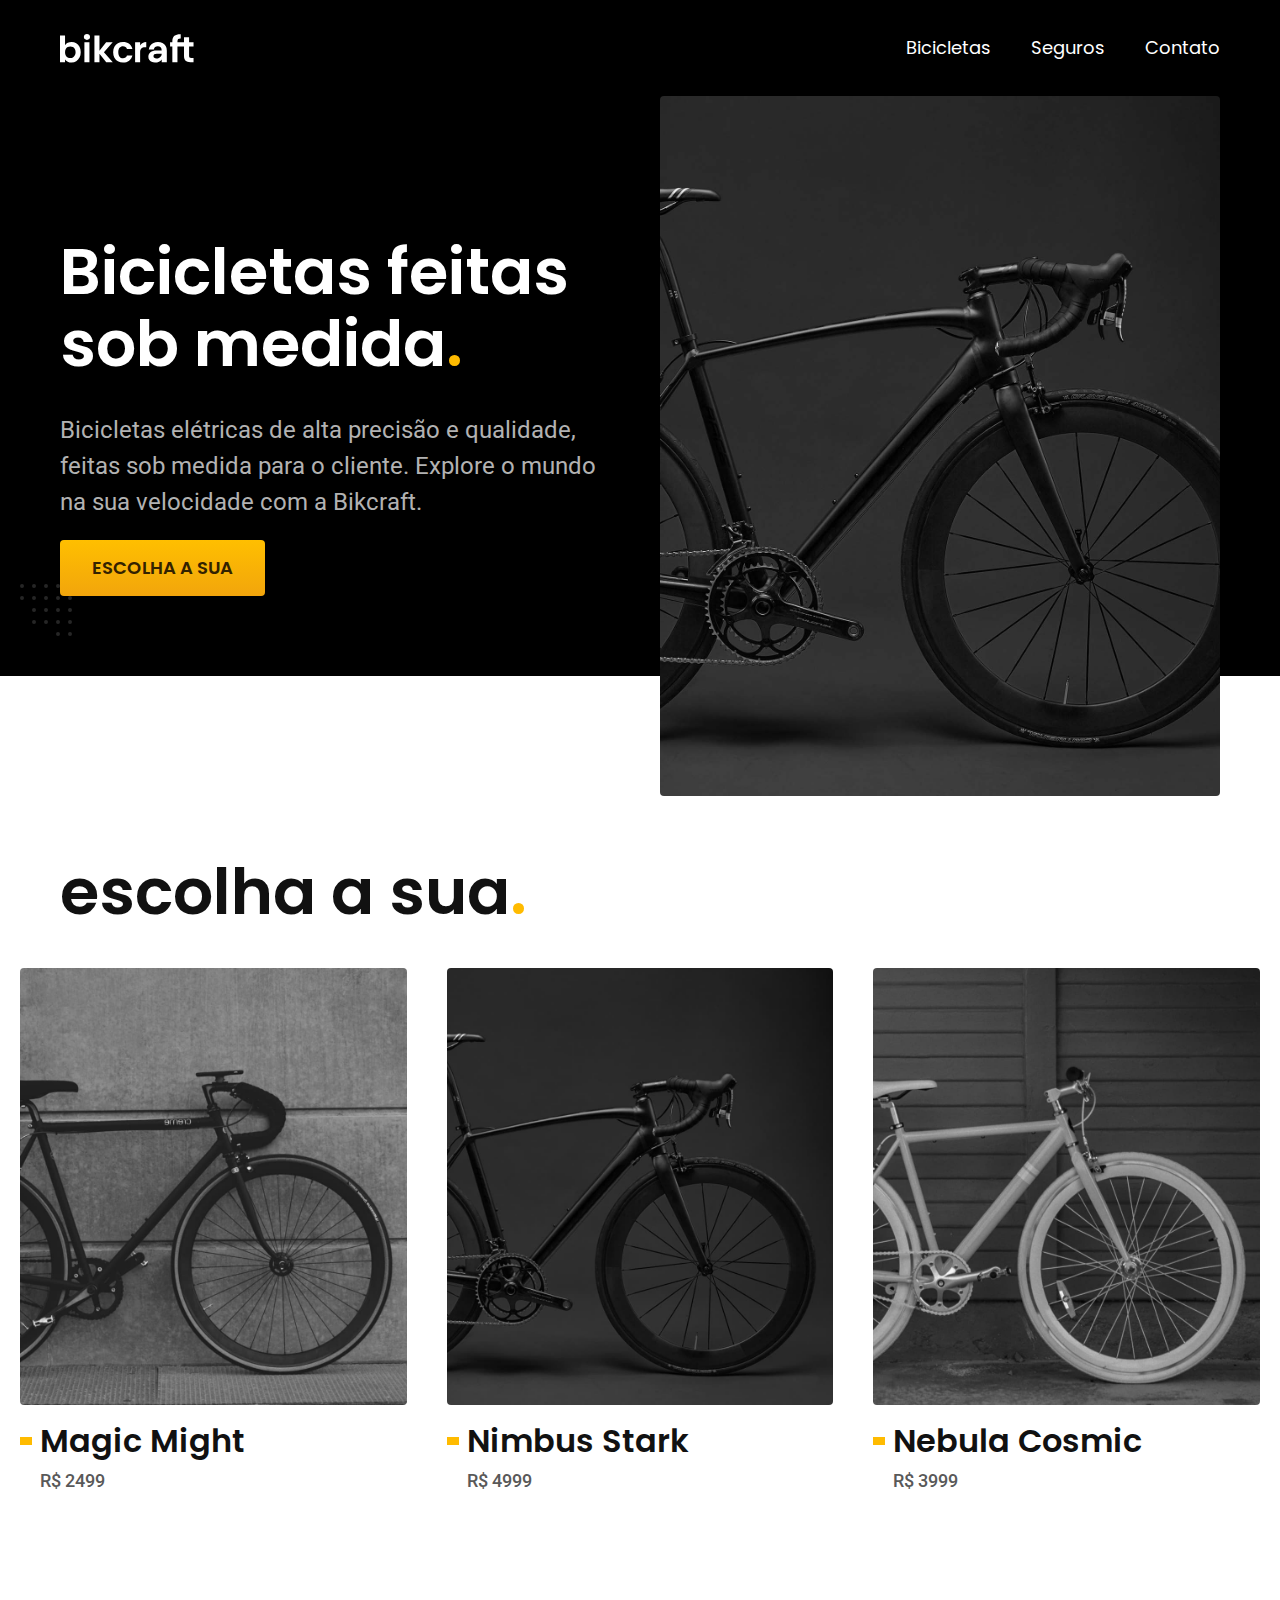
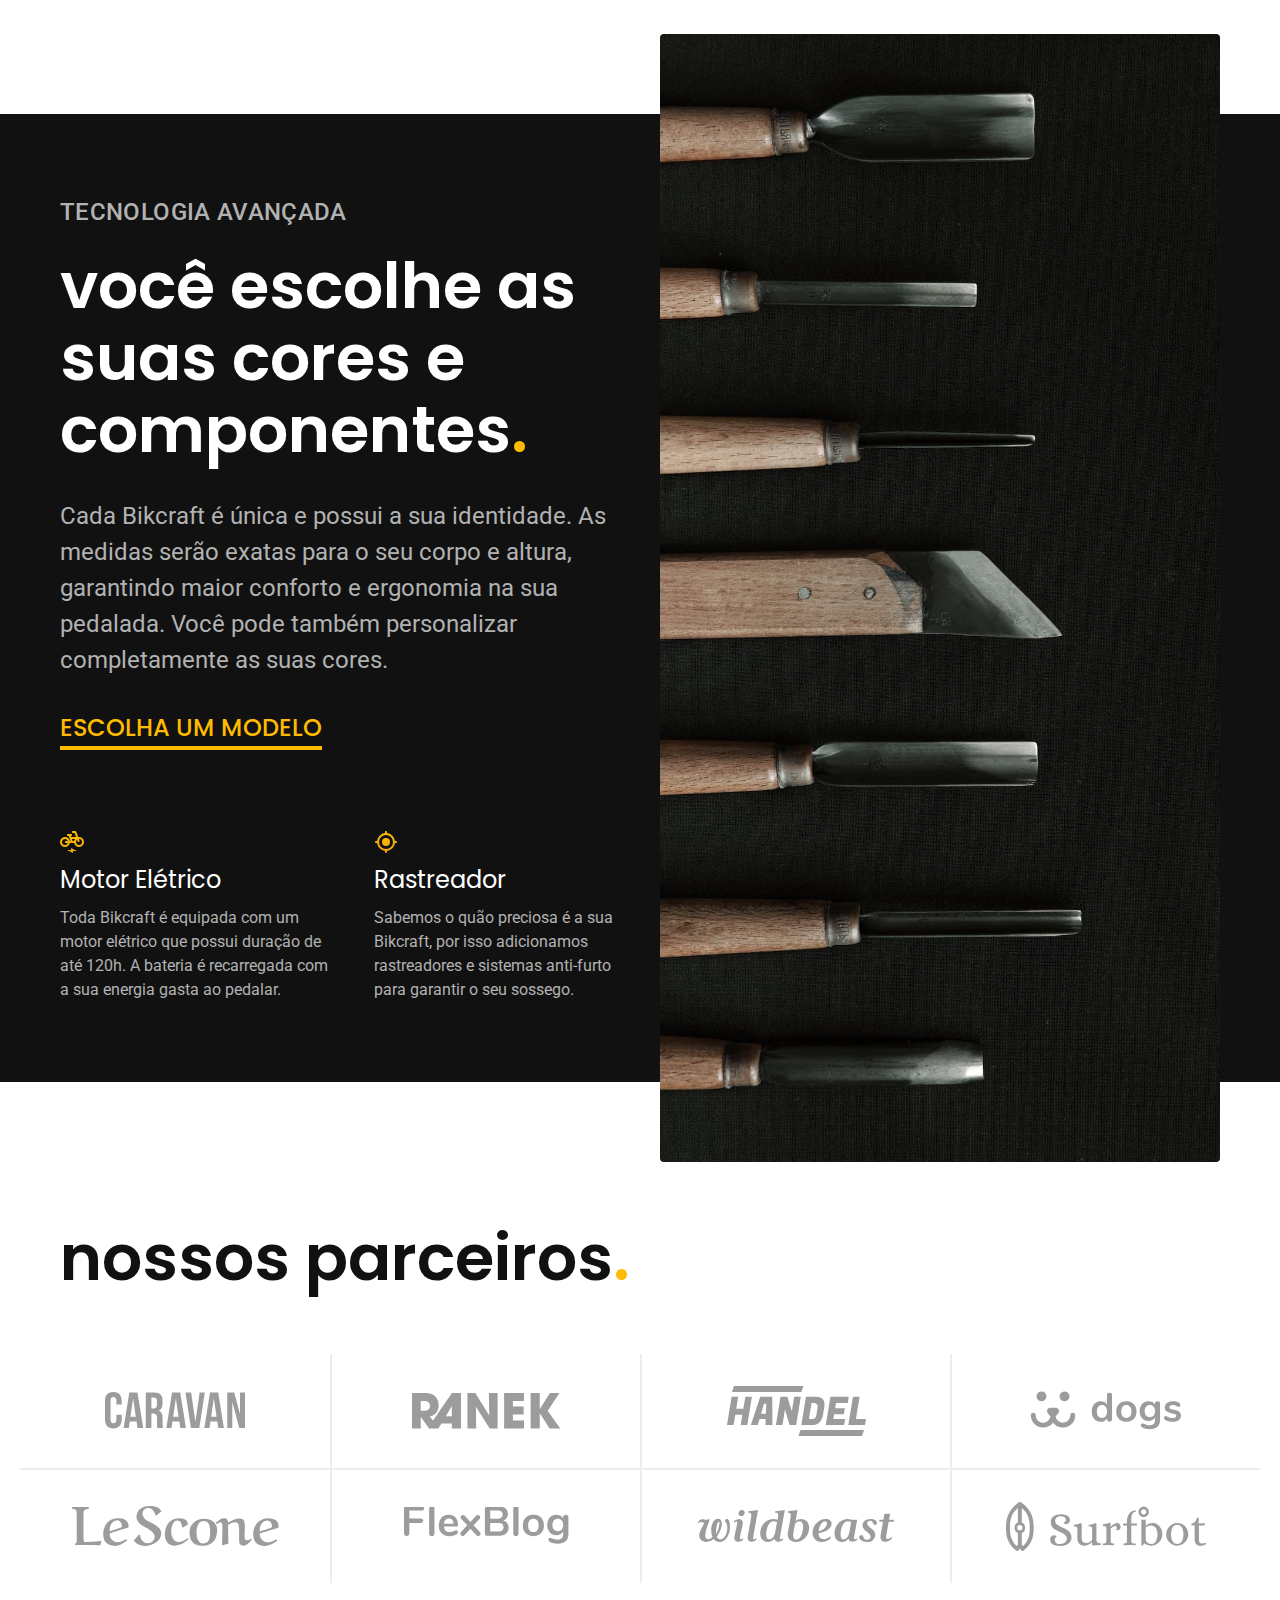
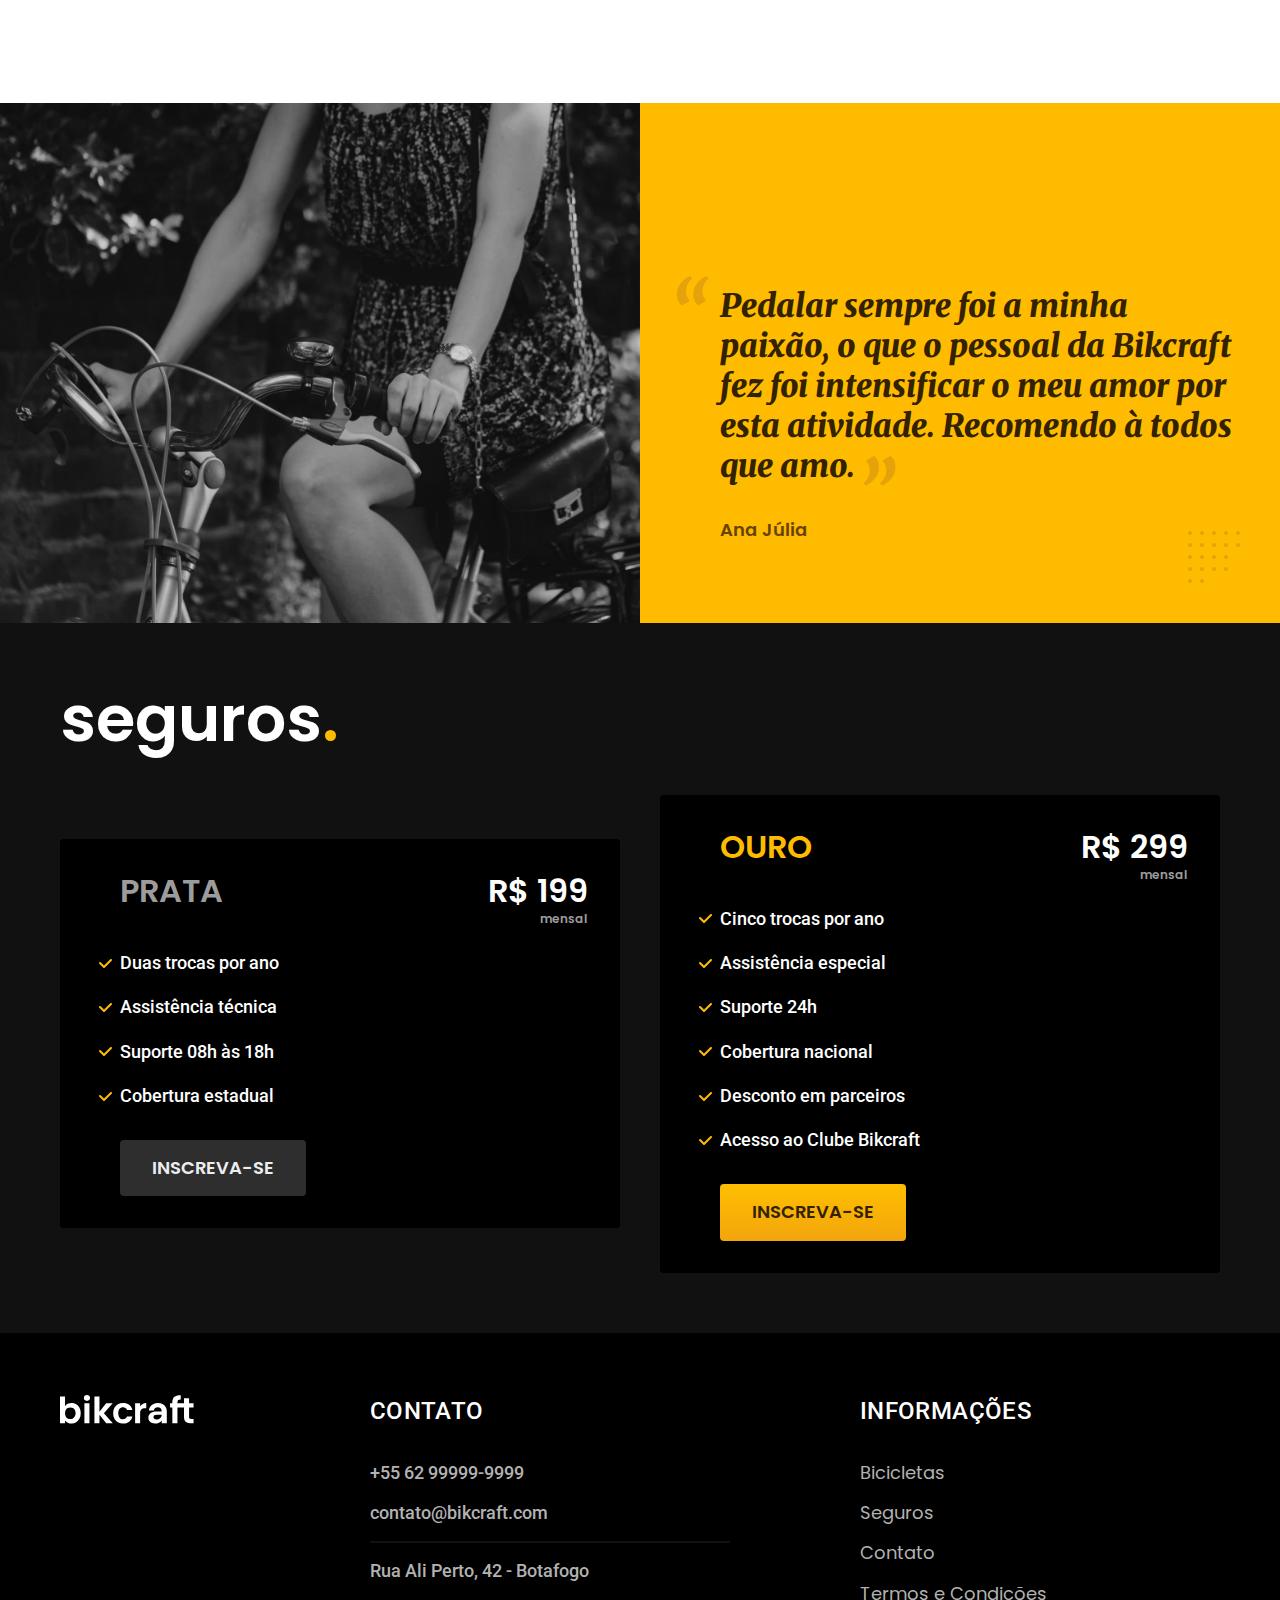
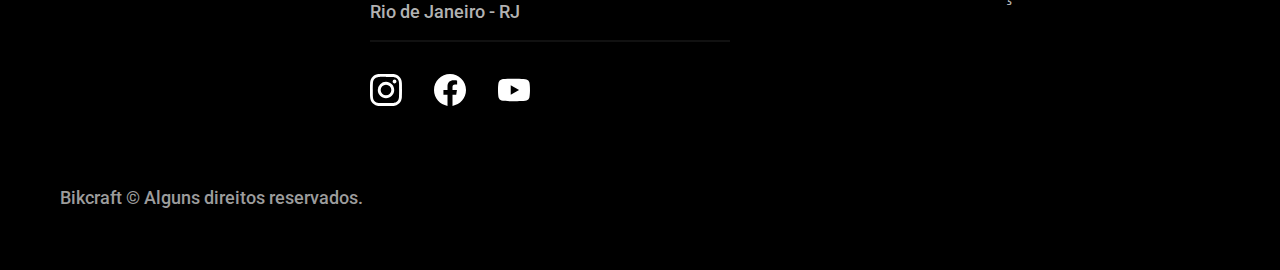
<file: index.html>
<!DOCTYPE html>
<html lang="pt-br">

<head>
  <meta charset="UTF-8">
  <meta name="viewport" content="width=device-width, initial-scale=1.0">

  <title>Termos e Condições / Bikcraft</title>
  <meta name="description" content="Termos e condições.">

  <link rel="preload" href="./css/style.min.css" as="style">
  <link rel="stylesheet" href="./css/style.min.css">

  <link rel="icon" href="./favicon.svg" type="image/svg+xml">
  <link rel="preconnect" href="https://fonts.googleapis.com">
  <link rel="preconnect" href="https://fonts.gstatic.com" crossorigin>
  <link href="https://fonts.googleapis.com/css2?family=Merriweather:ital,wght@1,900&family=Poppins:wght@400;600&family=Roboto:wght@400;500&display=swap" rel="stylesheet">

  <script>document.documentElement.classList.add('js');</script>
</head>

<body>
  <header class="header-bg">
    <div class="header container">
      <a href="./"><img src="./img/bikcraft.svg" width="136" height="32" alt="bikcraft"></a>

      <nav aria-label="primaria">
        <ul class="header-menu font-1-m cor-0">
          <li><a href="./bicicletas.html">Bicicletas</a></li>
          <li><a href="./seguros.html">Seguros</a></li>
          <li><a href="./contato.html">Contato</a></li>
        </ul>
      </nav>

    </div>
  </header>

  <main class="introducao-bg">
    <div class="introducao container">
      <div class="introducao-conteudo">
        <h1 class="font-1-xxl cor-0">Bicicletas feitas sob medida<span class="cor-p1">.</span></h1>
        <p class="font-2-l cor-5">Bicicletas elétricas de alta precisão e qualidade, feitas sob medida para o cliente. Explore o mundo na sua velocidade com a Bikcraft.</p>
        <a class="botao" href="./bicicletas.html">Escolha a sua</a>
      </div>
      <picture>
        <source media="(max-width: 800px)" srcset="./img/bicicletas/nimbus.jpg">
        <img src="./img/fotos/introducao.jpg" width="1280" height="1600" alt="">
      </picture>
    </div>
  </main>

  <article class="bicicletas-lista">
    <h2 class="font-1-xxl container">escolha a sua<span class="cor-p1">.</span></h2>

    <ul>
      <li>
        <a href="./bicicletas/magic.html">
          <img src="./img/bicicletas/magic-home.jpg" width="920" height="1040" alt="Bicicleta preta">
          <h3 class="font-1-xl">Magic Might</h3>
          <span class="font-2-m cor-8">R$ 2499</span>
        </a>
      </li>
      <li>
        <a href="./bicicletas/nimbus.html">
          <img src="./img/bicicletas/nimbus-home.jpg" width="920" height="1040" alt="Bicicleta preta">
          <h3 class="font-1-xl">Nimbus Stark</h3>
          <span class="font-2-m cor-8">R$ 4999</span>
        </a>
      </li>
      <li>
        <a href="./bicicletas/nimbus.html">
          <img src="./img/bicicletas/nebula-home.jpg" width="920" height="1040" alt="Bicicleta preta">
          <h3 class="font-1-xl">Nebula Cosmic</h3>
          <span class="font-2-m cor-8">R$ 3999</span>
        </a>
      </li>
    </ul>
  </article>

  <article class="tecnologia-bg">
    <div class="tecnologia container">
      <div class="tecnologia-conteudo">
        <span class="font-2-l-b cor-5">Tecnologia Avançada</span>
        <h2 class="font-1-xxl cor-0">você escolhe as suas cores e componentes<span class="cor-p1">.</span></h2>
        <p class="font-2-l cor-5">Cada Bikcraft é única e possui a sua identidade. As medidas serão exatas para o seu corpo e altura, garantindo maior conforto e ergonomia na sua pedalada. Você pode também personalizar completamente as suas cores.</p>
        <a class="link" href="./bicicletas.html">Escolha um modelo</a>
        <div class="tecnologia-vantagens">
          <div>
            <img src="./img/icones/eletrica.svg" width="24" height="24" alt="">
            <h3 class="font-1-l cor-0">Motor Elétrico</h3>
            <p class="font-2-s cor-5">Toda Bikcraft é equipada com um motor elétrico que possui duração de até 120h. A bateria é recarregada com a sua energia gasta ao pedalar.</p>
          </div>
          <div>
            <img src="./img/icones/rastreador.svg" width="24" height="24" alt="">
            <h3 class="font-1-l cor-0">Rastreador</h3>
            <p class="font-2-s cor-5">Sabemos o quão preciosa é a sua Bikcraft, por isso adicionamos rastreadores e sistemas anti-furto para garantir o seu sossego.</p>
          </div>
        </div>
      </div>
      <div class="tecnologia-imagem">
        <img src="./img/fotos/tecnologia.jpg" width="1200" height="1920" alt="">
      </div>
    </div>
  </article>

  <section class="parceiros" aria-label="Nossos Parceiros">
    <h2 class="font-1-xxl container">nossos parceiros<span class="cor-p1">.</span></h2>

    <ul>
      <li><img src="./img/parceiros/caravan.svg" alt="Caravan" width="140" height="38"></li>
      <li><img src="./img/parceiros/ranek.svg" alt="Caravan" width="149" height="36"></li>
      <li><img src="./img/parceiros/handel.svg" alt="Caravan" width="139" height="50"></li>
      <li><img src="./img/parceiros/dogs.svg" alt="Caravan" width="152" height="39"></li>
      <li><img src="./img/parceiros/lescone.svg" alt="Caravan" width="208" height="41"></li>
      <li><img src="./img/parceiros/flexblog.svg" alt="Caravan" width="165" height="38"></li>
      <li><img src="./img/parceiros/wildbeast.svg" alt="Caravan" width="196" height="34"></li>
      <li><img src="./img/parceiros/surfbot.svg" alt="Caravan" width="200" height="49"></li>
    </ul>
  </section>

  <section class="depoimento" aria-label="Depoimento">
    <div>
      <img src="./img/fotos/depoimento.jpg" width="1560" height="1360" alt="Pessoa pedalando uma bicicleta Bikcraft">
    </div>
    <div class="depoimento-conteudo">
      <blockquote class="font-1-xl cor-p5">
        <p>Pedalar sempre foi a minha paixão, o que o pessoal da Bikcraft fez foi intensificar o meu amor por esta atividade. Recomendo à todos que amo.</p>
      </blockquote>
      <span class="font-1-m-b cor-p4">Ana Júlia</span>
    </div>
  </section>

  <article class="seguros-bg">
    <div class="seguros container">
      <h2 class="font-1-xxl cor-0">seguros<span class="cor-p1">.</span></h2>
      <div class="seguros-item">
        <h3 class="font-1-xl cor-6">PRATA</h3>
        <span class="font-1-xl cor-0">R$ 199 <span class="font-1-xs cor-6">mensal</span></span>
        <ul class="font-2-m cor-0">
          <li>Duas trocas por ano</li>
          <li>Assistência técnica</li>
          <li>Suporte 08h às 18h</li>
          <li>Cobertura estadual</li>
        </ul>
        <a class="botao secundario" href="./orcamento.html">Inscreva-se</a>
      </div>

      <div class="seguros-item">
        <h3 class="font-1-xl cor-p1">OURO</h3>
        <span class="font-1-xl cor-0">R$ 299 <span class="font-1-xs cor-6">mensal</span></span>
        <ul class="font-2-m cor-0">
          <li>Cinco trocas por ano</li>
          <li>Assistência especial</li>
          <li>Suporte 24h</li>
          <li>Cobertura nacional</li>
          <li>Desconto em parceiros</li>
          <li>Acesso ao Clube Bikcraft</li>
        </ul>
        <a class="botao" href="./orcamento.html">Inscreva-se</a>
      </div>
    </div>
  </article>

  <footer class="footer-bg">
    <div class="footer container">
      <img src="./img/bikcraft.svg" width="136" height="42" alt="Bikcraft">
      <div class="footer-contato">
        <h3 class="font-2-l-b cor-0">Contato</h3>
        <ul class="cor-5 font-2-m">
          <li><a href="tel:+5562999999999">+55 62 99999-9999</a></li>
          <li><a href="mailto:contato@bikcraft.com">contato@bikcraft.com</a></li>
          <li><a href="">Rua Ali Perto, 42 - Botafogo</a></li>
          <li><a href="">Rio de Janeiro - RJ</a></li>
        </ul>
        <div class="footer-redes">
          <a href="./">
            <img src="./img/redes/instagram.svg" width="32" height="32" alt="Instagram">
          </a>
          <a href="./">
            <img src="./img/redes/facebook.svg" width="32" height="32" alt="Facebook">
          </a>
          <a href="./">
            <img src="./img/redes/youtube.svg" width="32" height="32" alt="Youtube">
          </a>
        </div>
      </div>
      <div class="footer-informacoes">
        <h3 class="font-2-l-b cor-0">Informações</h3>
        <nav>
          <ul class="font-1-m cor-5">
            <li><a href="./bicicletas.html">Bicicletas</a></li>
            <li><a href="./seguros.html">Seguros</a></li>
            <li><a href="./contato.html">Contato</a></li>
            <li><a href="./termos.html">Termos e Condições</a></li>
          </ul>
        </nav>
      </div>
      <p class="footer-copy font-2-m cor-6">Bikcraft © Alguns direitos reservados.</p>
    </div>
  </footer>

  <script src="./js/plugins/simple-anime.js"></script>
  <script src="./js/script.js"></script>
</body>

</html>
</file>
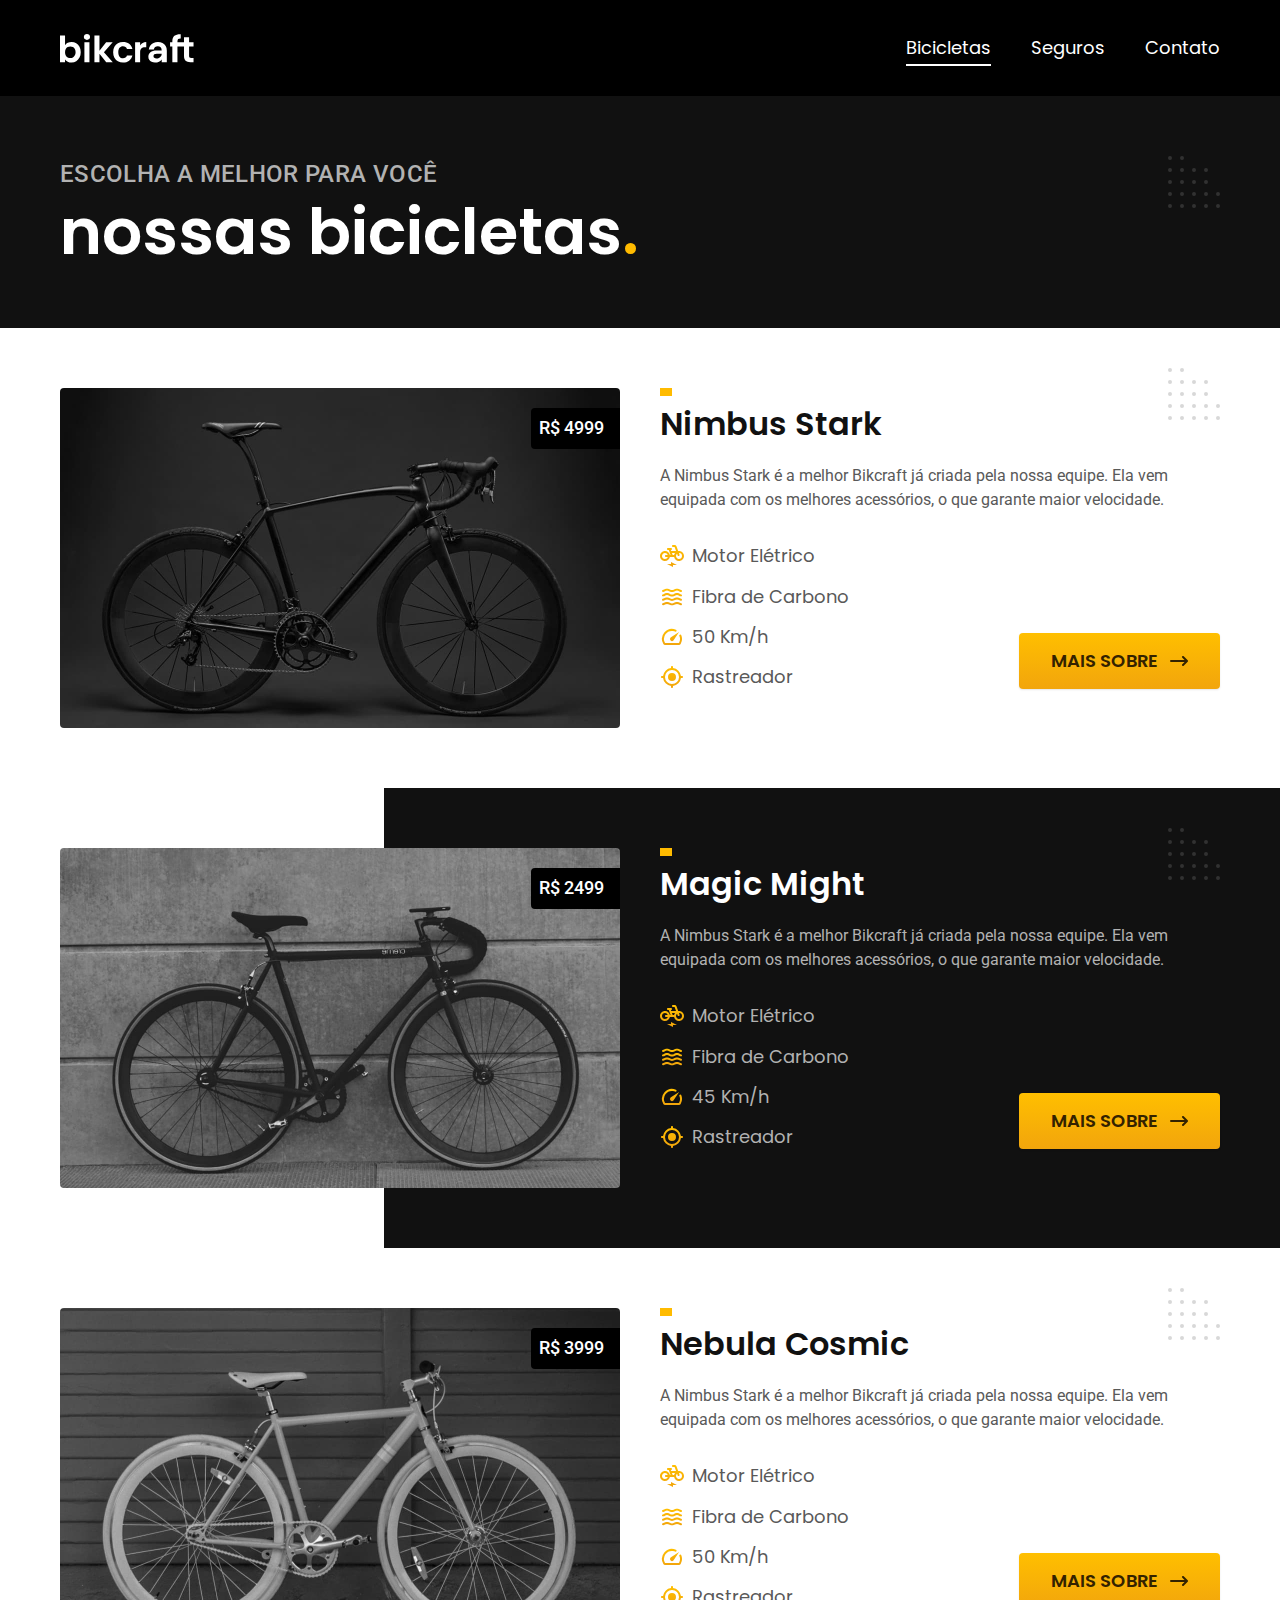
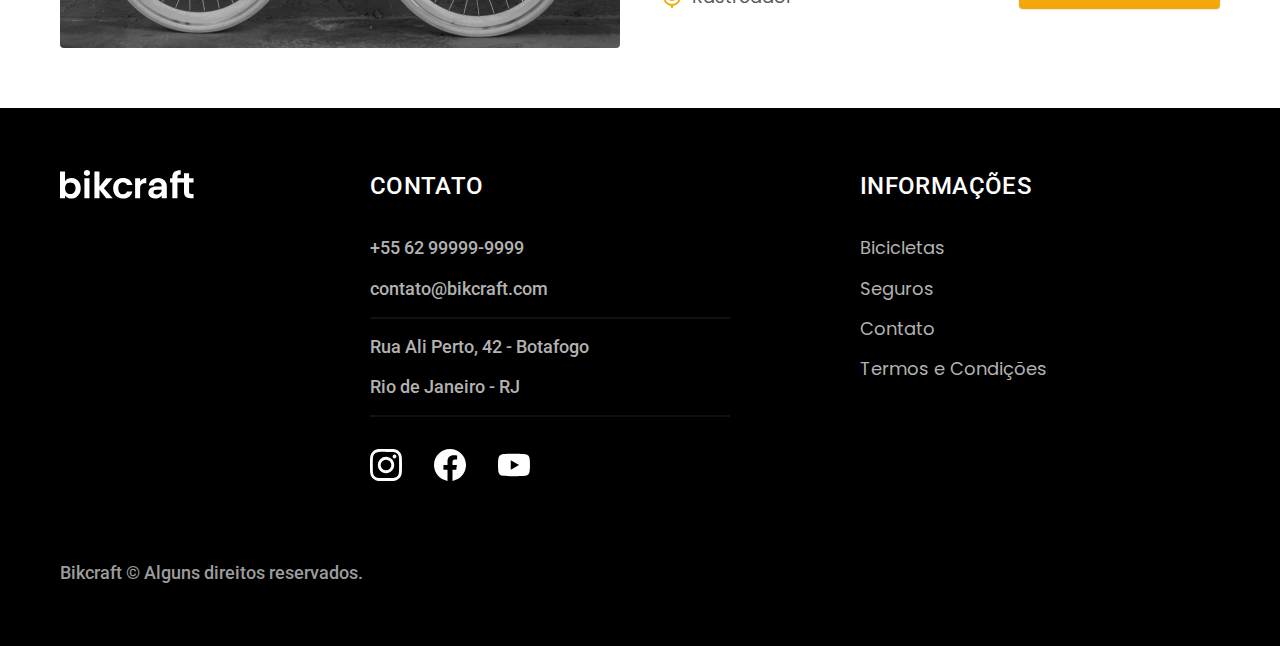
<file: bicicletas.html>
<!DOCTYPE html>
<html lang="pt-br">

<head>
  <meta charset="UTF-8">
  <meta name="viewport" content="width=device-width, initial-scale=1.0">

  <title>Bicicletas / Bikcraft</title>
  <meta name="description" content="Bicicletas elétricas de alta precisão e qualidade,  feitas sob medida para o cliente. Explore o mundo na sua velocidade com a Bikcraft.">

  <link rel="preload" href="./css/style.min.css" as="style">
  <link rel="stylesheet" href="./css/style.min.css">

  <link rel="icon" href="./favicon.svg" type="image/svg+xml">
  <link rel="preconnect" href="https://fonts.googleapis.com">
  <link rel="preconnect" href="https://fonts.gstatic.com" crossorigin>
  <link href="https://fonts.googleapis.com/css2?family=Merriweather:ital,wght@1,900&family=Poppins:wght@400;600&family=Roboto:wght@400;500&display=swap" rel="stylesheet">
  <script>document.documentElement.classList.add('js');</script>
</head>

<body id="bicicletas">

  <header class="header-bg">
    <div class="header container">
      <a href="./"><img src="./img/bikcraft.svg" alt="bikcraft"></a>

      <nav aria-label="primaria">
        <ul class="header-menu font-1-m cor-0">
          <li><a href="./bicicletas.html">Bicicletas</a></li>
          <li><a href="./seguros.html">Seguros</a></li>
          <li><a href="./contato.html">Contato</a></li>
        </ul>
      </nav>

    </div>
  </header>

  <main>
    <div class="titulo-bg">
      <div class="titulo container">
        <p class="font-2-l-b cor-5">Escolha a melhor para você</p>
        <h1 class="font-1-xxl cor-0">nossas bicicletas<span class="cor-p1">.</span></h1>
      </div>
    </div>

    <div class="bicicletas container">
      <div class="bicicletas-imagem">
        <img src="./img/bicicletas/nimbus.jpg" alt="">
        <span class="font-2-m cor-0">R$ 4999</span>
      </div>
      <div class="bicicletas-conteudo">
        <h2 class="font-1-xl">Nimbus Stark</h2>
        <p class="font-2-s cor-8">A Nimbus Stark é a melhor Bikcraft já criada pela nossa equipe. Ela vem equipada com os melhores acessórios, o que garante maior velocidade.</p>
        <ul class="font-1-m cor-8">
          <li><img src="./img/icones/eletrica.svg" alt="">Motor Elétrico</li>
          <li><img src="./img/icones/carbono.svg" alt="">Fibra de Carbono</li>
          <li><img src="./img/icones/velocidade.svg" alt="">50 Km/h</li>
          <li><img src="./img/icones/rastreador.svg" alt="">Rastreador</li>
        </ul>
        <a class="botao seta" href="./bicicletas/nimbus.html">Mais Sobre</a>
      </div>
    </div>

    <div class="bicicletas-bg">
      <div class="bicicletas container">
        <div class="bicicletas-imagem">
          <img src="./img/bicicletas/magic.jpg" alt="">
          <span class="font-2-m cor-0">R$ 2499</span>
        </div>
        <div class="bicicletas-conteudo">
          <h2 class="font-1-xl cor-0">Magic Might</h2>
          <p class="font-2-s cor-5">A Nimbus Stark é a melhor Bikcraft já criada pela nossa equipe. Ela vem equipada com os melhores acessórios, o que garante maior velocidade.</p>
          <ul class="font-1-m cor-8">
            <li class="cor-5"><img src="./img/icones/eletrica.svg" alt="">Motor Elétrico</li>
            <li class="cor-5"><img src="./img/icones/carbono.svg" alt="">Fibra de Carbono</li>
            <li class="cor-5"><img src="./img/icones/velocidade.svg" alt="">45 Km/h</li>
            <li class="cor-5"><img src="./img/icones/rastreador.svg" alt="">Rastreador</li>
          </ul>
          <a class="botao seta" href="./bicicletas/Magic.html">Mais Sobre</a>
        </div>
      </div>
    </div>

    <div class="bicicletas container">
      <div class="bicicletas-imagem">
        <img src="./img/bicicletas/nebula.jpg" alt="">
        <span class="font-2-m cor-0">R$ 3999</span>
      </div>
      <div class="bicicletas-conteudo">
        <h2 class="font-1-xl">Nebula Cosmic</h2>
        <p class="font-2-s cor-8">A Nimbus Stark é a melhor Bikcraft já criada pela nossa equipe. Ela vem equipada com os melhores acessórios, o que garante maior velocidade.</p>
        <ul class="font-1-m cor-8">
          <li><img src="./img/icones/eletrica.svg" alt="">Motor Elétrico</li>
          <li><img src="./img/icones/carbono.svg" alt="">Fibra de Carbono</li>
          <li><img src="./img/icones/velocidade.svg" alt="">50 Km/h</li>
          <li><img src="./img/icones/rastreador.svg" alt="">Rastreador</li>
        </ul>
        <a class="botao seta" href="./bicicletas/nebula.html">Mais Sobre</a>
      </div>
    </div>

  </main>

  <footer class="footer-bg">
    <div class="footer container">
      <img src="./img/bikcraft.svg" alt="Bikcraft">
      <div class="footer-contato">
        <h3 class="font-2-l-b cor-0">Contato</h3>
        <ul class="cor-5 font-2-m">
          <li><a href="tel:+5562999999999">+55 62 99999-9999</a></li>
          <li><a href="mailto:contato@bikcraft.com">contato@bikcraft.com</a></li>
          <li><a href="">Rua Ali Perto, 42 - Botafogo</a></li>
          <li><a href="">Rio de Janeiro - RJ</a></li>
        </ul>
        <div class="footer-redes">
          <a href="./">
            <img src="./img/redes/instagram.svg" alt="Instagram">
          </a>
          <a href="./">
            <img src="./img/redes/facebook.svg" alt="Facebook">
          </a>
          <a href="./">
            <img src="./img/redes/youtube.svg" alt="Youtube">
          </a>
        </div>
      </div>
      <div class="footer-informacoes">
        <h3 class="font-2-l-b cor-0">Informações</h3>
        <nav>
          <ul class="font-1-m cor-5">
            <li><a href="./bicicletas.html">Bicicletas</a></li>
            <li><a href="./seguros.html">Seguros</a></li>
            <li><a href="./contato.html">Contato</a></li>
            <li><a href="./termos.html">Termos e Condições</a></li>
          </ul>
        </nav>
      </div>
      <p class="footer-copy font-2-m cor-6">Bikcraft © Alguns direitos reservados.</p>
    </div>
  </footer>
  </article>

  <script src="./js/script.js"></script>
</body>

</html>
</file>
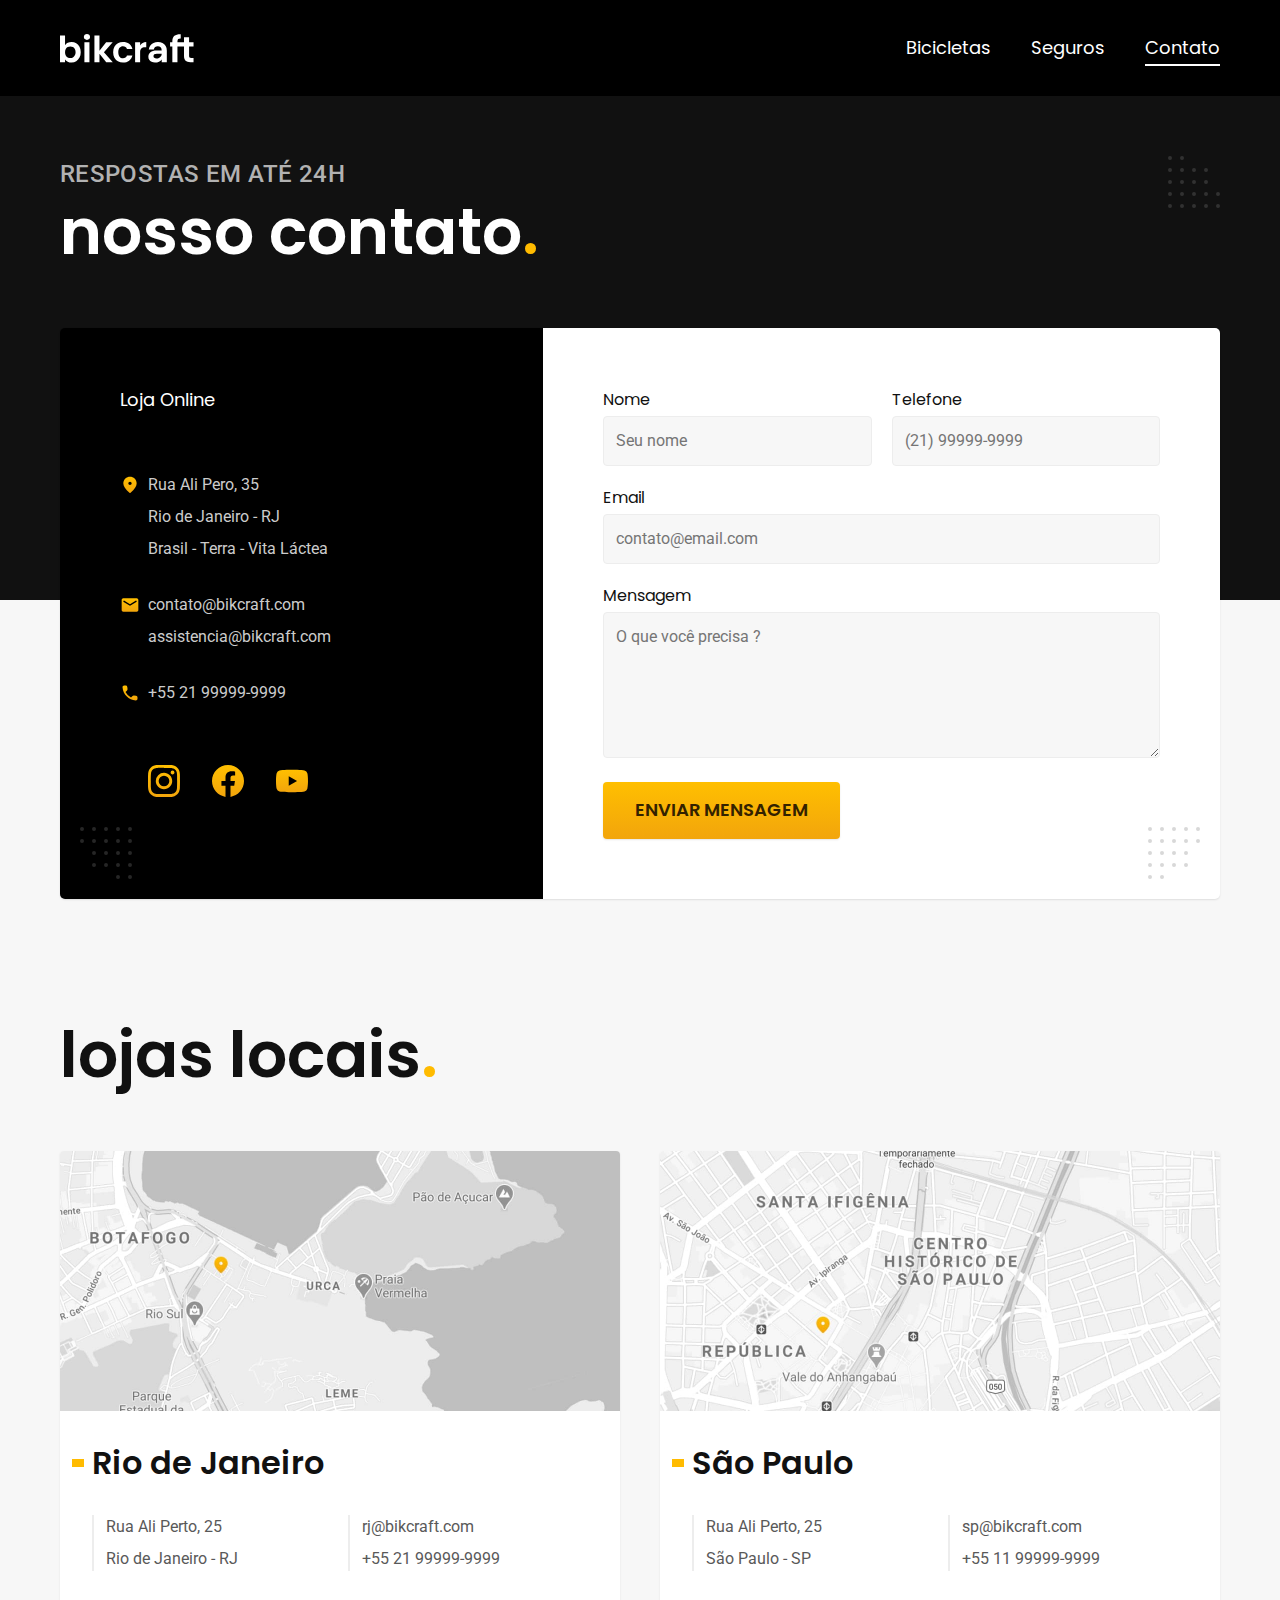
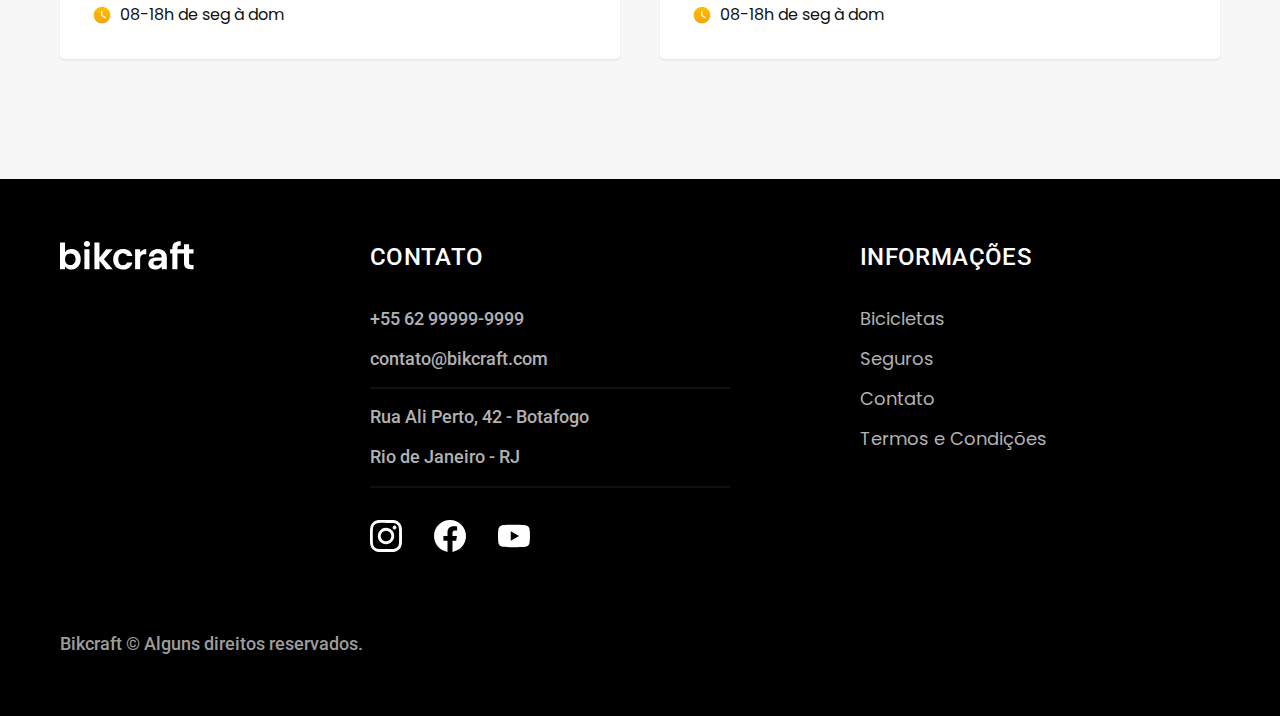
<file: contato.html>
<!DOCTYPE html>
<html lang="pt-br">

<head>
  <meta charset="UTF-8">
  <meta name="viewport" content="width=device-width, initial-scale=1.0">

  <title>Contato - Bicicletas Elétricas</title>
  <meta name="description" content="Bicicletas elétricas de alta precisão e qualidade,  feitas sob medida para o cliente. Explore o mundo na sua velocidade com a Bikcraft.">

  <link rel="preload" href="./css/style.min.css" as="style">
  <link rel="stylesheet" href="./css/style.min.css">

  <link rel="icon" href="./favicon.svg" type="image/svg+xml">
  <link rel="preconnect" href="https://fonts.googleapis.com">
  <link rel="preconnect" href="https://fonts.gstatic.com" crossorigin>
  <link href="https://fonts.googleapis.com/css2?family=Merriweather:ital,wght@1,900&family=Poppins:wght@400;600&family=Roboto:wght@400;500&display=swap" rel="stylesheet">
  <script>document.documentElement.classList.add('js');</script>
</head>

<body id="contato">

  <header class="header-bg">
    <div class="header container">
      <a href="./"><img src="./img/bikcraft.svg" alt="bikcraft"></a>

      <nav aria-label="primaria">
        <ul class="header-menu font-1-m cor-0">
          <li><a href="./bicicletas.html">Bicicletas</a></li>
          <li><a href="./seguros.html">Seguros</a></li>
          <li><a href="./contato.html">Contato</a></li>
        </ul>
      </nav>

    </div>
  </header>

  <main>
    <div class="titulo-bg">
      <div class="titulo container">
        <p class="font-2-l-b cor-5">Respostas em até 24H</p>
        <h1 class="font-1-xxl cor-0">nosso contato<span class="cor-p1">.</span></h1>
      </div>
    </div>

    <div class="contato container">
      <section class="contato-dados" aria-label="Endereço">
        <h2 class="font-1-m cor-0">Loja Online</h2>
        <div class="contato-endereco font-2-s cor-4">
          <p>Rua Ali Pero, 35</p>
          <p>Rio de Janeiro - RJ</p>
          <p>Brasil - Terra - Vita Láctea</p>
        </div>
        <address class="contato-meios font-2-s cor-4">
          <a href="mailto:contato@bikcraft.com">contato@bikcraft.com</a>
          <a href="mailto:assistencia@bikcraft.com">assistencia@bikcraft.com</a>
          <a href="tel:+5521999999999">+55 21 99999-9999</a>
        </address>
        <div class="contato-redes">
          <div class="footer-redes">
            <a href="./">
              <img src="./img/redes/instagram-p.svg" alt="Instagram">
            </a>
            <a href="./">
              <img src="./img/redes/facebook-p.svg" alt="Facebook">
            </a>
            <a href="./">
              <img src="./img/redes/youtube-p.svg" alt="Youtube">
            </a>
          </div>
        </div>
      </section>
      <section class="contato-formulario" aria-label="Formulário">
        <form class="form" action="./contato.html">
          <div>
            <label for="nome">Nome</label>
            <input type="text" id="nome" name="nome" placeholder="Seu nome">
          </div>
          <div>
            <label for="telefone">Telefone</label>
            <input type="text" id="telefone" name="telefone" placeholder="(21) 99999-9999">
          </div>
          <div class="col-2">
            <label for="email">Email</label>
            <input type="email" id="email" name="email" placeholder="contato@email.com">
          </div>
          <div class="col-2">
            <label for="mensagem">Mensagem</label>
            <textarea rows="5" name="mensagem" id="mensagem" placeholder="O que você precisa ?"></textarea>
          </div>
          <button class="botao col-2">Enviar Mensagem</button>
        </form>
      </section>
    </div>
  </main>

  <article class="lojas container">
    <h2 class="font-1-xxl">lojas locais<span class="cor-p1">.</span></h2>
    <div class="lojas-item">
      <img src="./img/lojas/rj.jpg" alt="Mapa marcando o endereço em Rua Ali Perto, 25 - Rio de Janeiro - RJ">
      <div class="lojas-conteudo">
        <h3 class="font-1-xl">Rio de Janeiro</h3>
        <div class="lojas-dados font-2-s cor-8">
          <p>Rua Ali Perto, 25</p>
          <p>Rio de Janeiro - RJ</p>
        </div>
        <div class="lojas-dados font-2-s cor-8">
          <a href="mailto:rj@bikcraft.com">rj@bikcraft.com</a>
          <a href="tel:+5521999999999">+55 21 99999-9999</a>
        </div>
        <p class="font-1-s lojas-tempo"><img src="./img/icones/horario.svg" alt="">08-18h de seg à dom</p>
      </div>
    </div>

    <div class="lojas-item">
      <img src="./img/lojas/sp.jpg" alt="Mapa marcando o endereço em Rua Ali Perto, 25 - São Paulo - SP">
      <div class="lojas-conteudo">
        <h3 class="font-1-xl">São Paulo</h3>
        <div class="lojas-dados font-2-s cor-8">
          <p>Rua Ali Perto, 25</p>
          <p>São Paulo - SP</p>
        </div>
        <div class="lojas-dados font-2-s cor-8">
          <a href="mailto:sp@bikcraft.com">sp@bikcraft.com</a>
          <a href="tel:+5521999999999">+55 11 99999-9999</a>
        </div>
        <p class="font-1-s lojas-tempo"><img src="./img/icones/horario.svg" alt="">08-18h de seg à dom</p>
      </div>
    </div>
  </article>

  <footer class="footer-bg">
    <div class="footer container">
      <img src="./img/bikcraft.svg" alt="Bikcraft">
      <div class="footer-contato">
        <h3 class="font-2-l-b cor-0">Contato</h3>
        <ul class="cor-5 font-2-m">
          <li><a href="tel:+5562999999999">+55 62 99999-9999</a></li>
          <li><a href="mailto:contato@bikcraft.com">contato@bikcraft.com</a></li>
          <li><a href="">Rua Ali Perto, 42 - Botafogo</a></li>
          <li><a href="">Rio de Janeiro - RJ</a></li>
        </ul>
        <div class="footer-redes">
          <a href="./">
            <img src="./img/redes/instagram.svg" alt="Instagram">
          </a>
          <a href="./">
            <img src="./img/redes/facebook.svg" alt="Facebook">
          </a>
          <a href="./">
            <img src="./img/redes/youtube.svg" alt="Youtube">
          </a>
        </div>
      </div>
      <div class="footer-informacoes">
        <h3 class="font-2-l-b cor-0">Informações</h3>
        <nav>
          <ul class="font-1-m cor-5">
            <li><a href="./bicicletas.html">Bicicletas</a></li>
            <li><a href="./seguros.html">Seguros</a></li>
            <li><a href="./contato.html">Contato</a></li>
            <li><a href="./termos.html">Termos e Condições</a></li>
          </ul>
        </nav>
      </div>
      <p class="footer-copy font-2-m cor-6">Bikcraft © Alguns direitos reservados.</p>
    </div>
  </footer>
  </article>

  <script src="./js/script.js"></script>
</body>

</html>
</file>
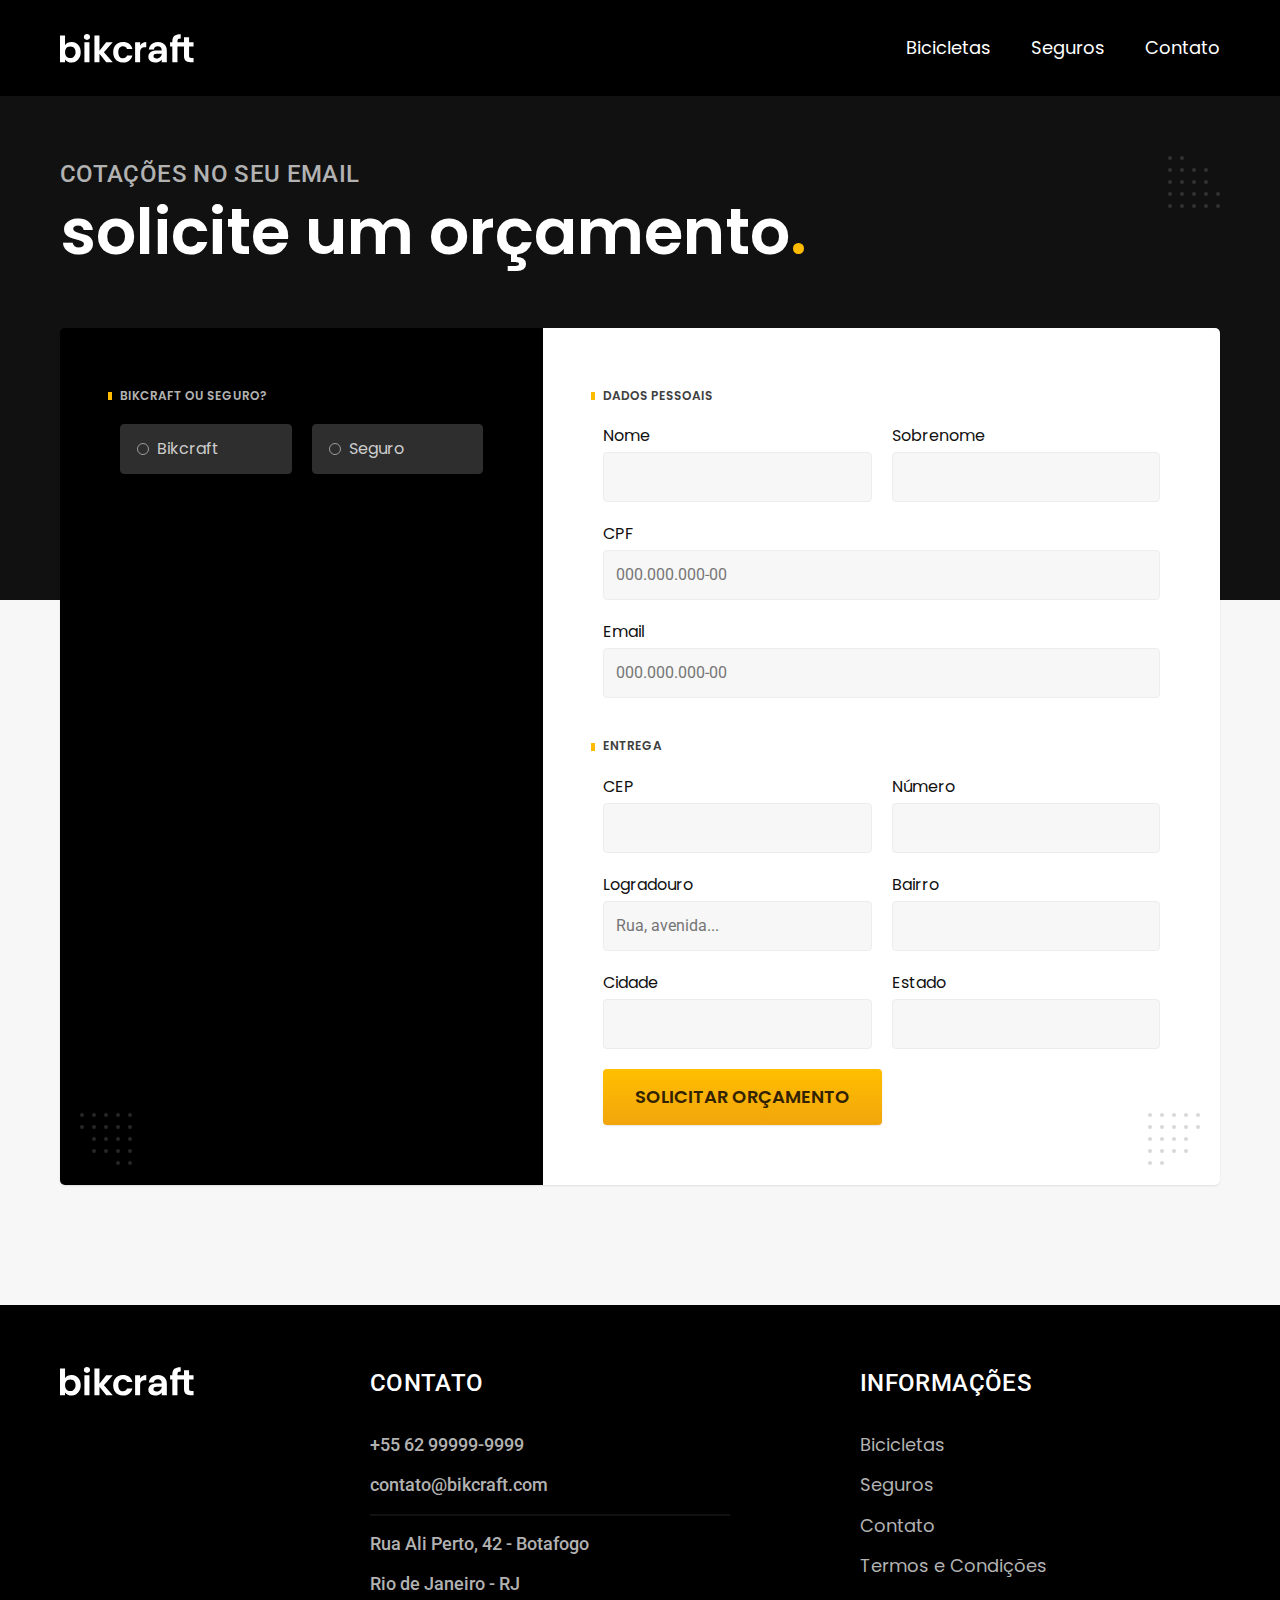
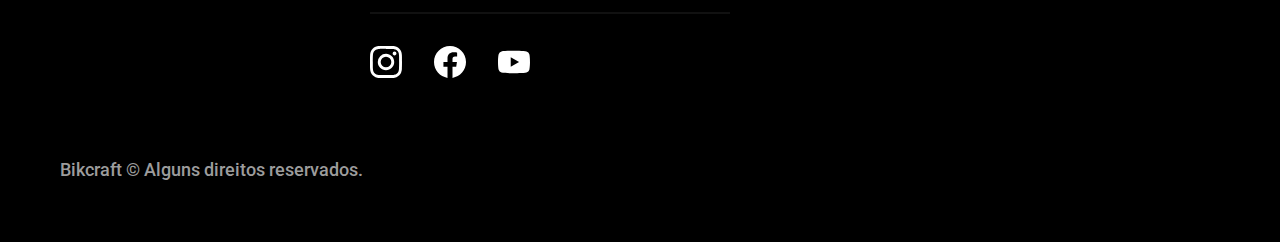
<file: orcamento.html>
<!DOCTYPE html>
<html lang="pt-br">

<head>
  <meta charset="UTF-8">
  <meta name="viewport" content="width=device-width, initial-scale=1.0">

  <title>Orçamento - Bicicletas Elétricas</title>
  <meta name="description" content="Bicicletas elétricas de alta precisão e qualidade,  feitas sob medida para o cliente. Explore o mundo na sua velocidade com a Bikcraft.">

  <link rel="preload" href="./css/style.min.css" as="style">
  <link rel="stylesheet" href="./css/style.min.css">

  <link rel="icon" href="./favicon.svg" type="image/svg+xml">
  <link rel="preconnect" href="https://fonts.googleapis.com">
  <link rel="preconnect" href="https://fonts.gstatic.com" crossorigin>
  <link href="https://fonts.googleapis.com/css2?family=Merriweather:ital,wght@1,900&family=Poppins:wght@400;600&family=Roboto:wght@400;500&display=swap" rel="stylesheet">
  <script>document.documentElement.classList.add('js');</script>
</head>

<body id="orcamento">

  <header class="header-bg">
    <div class="header container">
      <a href="./"><img src="./img/bikcraft.svg" alt="bikcraft"></a>

      <nav aria-label="primaria">
        <ul class="header-menu font-1-m cor-0">
          <li><a href="./bicicletas.html">Bicicletas</a></li>
          <li><a href="./seguros.html">Seguros</a></li>
          <li><a href="./contato.html">Contato</a></li>
        </ul>
      </nav>

    </div>
  </header>

  <main>
    <div class="titulo-bg">
      <div class="titulo container">
        <p class="font-2-l-b cor-5">COTAÇÕES NO SEU EMAIL</p>
        <h1 class="font-1-xxl cor-0">solicite um orçamento<span class="cor-p1">.</span></h1>
      </div>
    </div>

    <form class="orcamento container" action="./">
      <div class="orcamento-produto">
        <h2 class="font-1-xs cor-5">Bikcraft ou Seguro?</h2>

        <input type="radio" name="tipo" value="bikcraft" id="bikcraft">
        <label for="bikcraft">Bikcraft</label>

        <input type="radio" name="tipo" value="seguro" id="seguro">
        <label for="seguro">Seguro</label>

        <div class="orcamento-conteudo" id="orcamento-bikcraft">
          <h2 class="font-1-xs cor-5">Escolha a sua (BIKCRAFT)</h2>

          <input type="radio" name="produto" value="nimbus" id="nimbus">
          <label for="nimbus">Nimbus Stark <span>R$ 4999</span></label>
          <div class="orcamento-detalhes">
            <ul class="font-1-xs cor-8">
              <li><img src="./img/icones/eletrica.svg" alt=""> Motor Elétrico</li>
              <li><img src="./img/icones/carbono.svg" alt=""> Fibra de Carbono</li>
              <li><img src="./img/icones/velocidade.svg" alt=""> 50 km/h</li>
              <li><img src="./img/icones/rastreador.svg" alt=""> Rastreador</li>
            </ul>
            <img src="./img/bicicletas/nimbus.jpg" alt="Bicicleta preta">
          </div>

          <input type="radio" name="produto" value="magic" id="magic">
          <label for="magic">Magic Might <span>R$ 2499</span></label>
          <div class="orcamento-detalhes">
            <ul class="font-1-xs cor-8">
              <li><img src="./img/icones/eletrica.svg" alt=""> Motor Elétrico</li>
              <li><img src="./img/icones/carbono.svg" alt=""> Fibra de Carbono</li>
              <li><img src="./img/icones/velocidade.svg" alt=""> 45 km/h</li>
              <li><img src="./img/icones/rastreador.svg" alt=""> Rastreador</li>
            </ul>
            <img src="./img/bicicletas/magic.jpg" alt="Bicicleta preta">
          </div>

          <input type="radio" name="produto" value="nebula" id="nebula">
          <label for="nebula">Nebula Cosmic <span>R$ 3999</span></label>
          <div class="orcamento-detalhes">
            <ul class="font-1-xs cor-8">
              <li><img src="./img/icones/eletrica.svg" alt=""> Motor Elétrico</li>
              <li><img src="./img/icones/carbono.svg" alt=""> Fibra de Carbono</li>
              <li><img src="./img/icones/velocidade.svg" alt=""> 40 km/h</li>
              <li><img src="./img/icones/rastreador.svg" alt=""> Rastreador</li>
            </ul>
            <img src="./img/bicicletas/nebula.jpg" alt="Bicicleta branca">
          </div>

        </div>

        <div class="orcamento-conteudo" id="orcamento-seguro">
          <h2 class="font-1-xs cor-5">Escolha a plano</h2>

          <input type="radio" name="produto" value="prata" id="prata">
          <label for="prata">Prata <span>R$ 199</span></label>

          <input type="radio" name="produto" value="ouro" id="ouro">
          <label for="ouro">Ouro <span>R$ 299</span></label>
        </div>

      </div>

      <div class="orcamento-dados form">
        <h2 class="font-1-xs cor-9 col-2 ">dados pessoais</h2>
        <div>
          <label for="nome">Nome</label>
          <input type="text" id="nome" name="nome">
        </div>
        <div>
          <label for="sobrenome">Sobrenome</label>
          <input type="text" id="sobrenome" name="sobrenome">
        </div>
        <div class="col-2">
          <label for="cpf">CPF</label>
          <input type="text" id="cpf" name="cpf" placeholder="000.000.000-00">
        </div>
        <div class="col-2">
          <label for="email">Email</label>
          <input type="email" id="email" name="email" placeholder="000.000.000-00">
        </div>
        <h2 class="font-1-xs cor-9 col-2 ">entrega</h2>
        <div>
          <label for="cep">CEP</label>
          <input type="text" id="cep" name="cep">
        </div>
        <div>
          <label for="numero">Número</label>
          <input type="text" id="numero" name="numero">
        </div>
        <div>
          <label for="logradouro">Logradouro</label>
          <input type="text" id="logradouro" name="logradouro" placeholder="Rua, avenida...">
        </div>
        <div>
          <label for="bairro">Bairro</label>
          <input type="text" id="bairro" name="bairro">
        </div>
        <div>
          <label for="cidade">Cidade</label>
          <input type="text" id="cidade" name="cidade">
        </div>
        <div>
          <label for="estado">Estado</label>
          <input type="text" id="estado" name="estado">
        </div>
        <button class="botao col-2">Solicitar Orçamento</button>
      </div>
    </form>

  </main>

  <footer class=" footer-bg">
    <div class="footer container">
      <img src="./img/bikcraft.svg" alt="Bikcraft">
      <div class="footer-contato">
        <h3 class="font-2-l-b cor-0">Contato</h3>
        <ul class="cor-5 font-2-m">
          <li><a href="tel:+5562999999999">+55 62 99999-9999</a></li>
          <li><a href="mailto:contato@bikcraft.com">contato@bikcraft.com</a></li>
          <li><a href="">Rua Ali Perto, 42 - Botafogo</a></li>
          <li><a href="">Rio de Janeiro - RJ</a></li>
        </ul>
        <div class="footer-redes">
          <a href="./">
            <img src="./img/redes/instagram.svg" alt="Instagram">
          </a>
          <a href="./">
            <img src="./img/redes/facebook.svg" alt="Facebook">
          </a>
          <a href="./">
            <img src="./img/redes/youtube.svg" alt="Youtube">
          </a>
        </div>
      </div>
      <div class="footer-informacoes">
        <h3 class="font-2-l-b cor-0">Informações</h3>
        <nav>
          <ul class="font-1-m cor-5">
            <li><a href="./bicicletas.html">Bicicletas</a></li>
            <li><a href="./seguros.html">Seguros</a></li>
            <li><a href="./contato.html">Contato</a></li>
            <li><a href="./termos.html">Termos e Condições</a></li>
          </ul>
        </nav>
      </div>
      <p class="footer-copy font-2-m cor-6">Bikcraft © Alguns direitos reservados.</p>
    </div>
  </footer>
  </article>

  <script src="./js/script.js"></script>
</body>

</html>
</file>
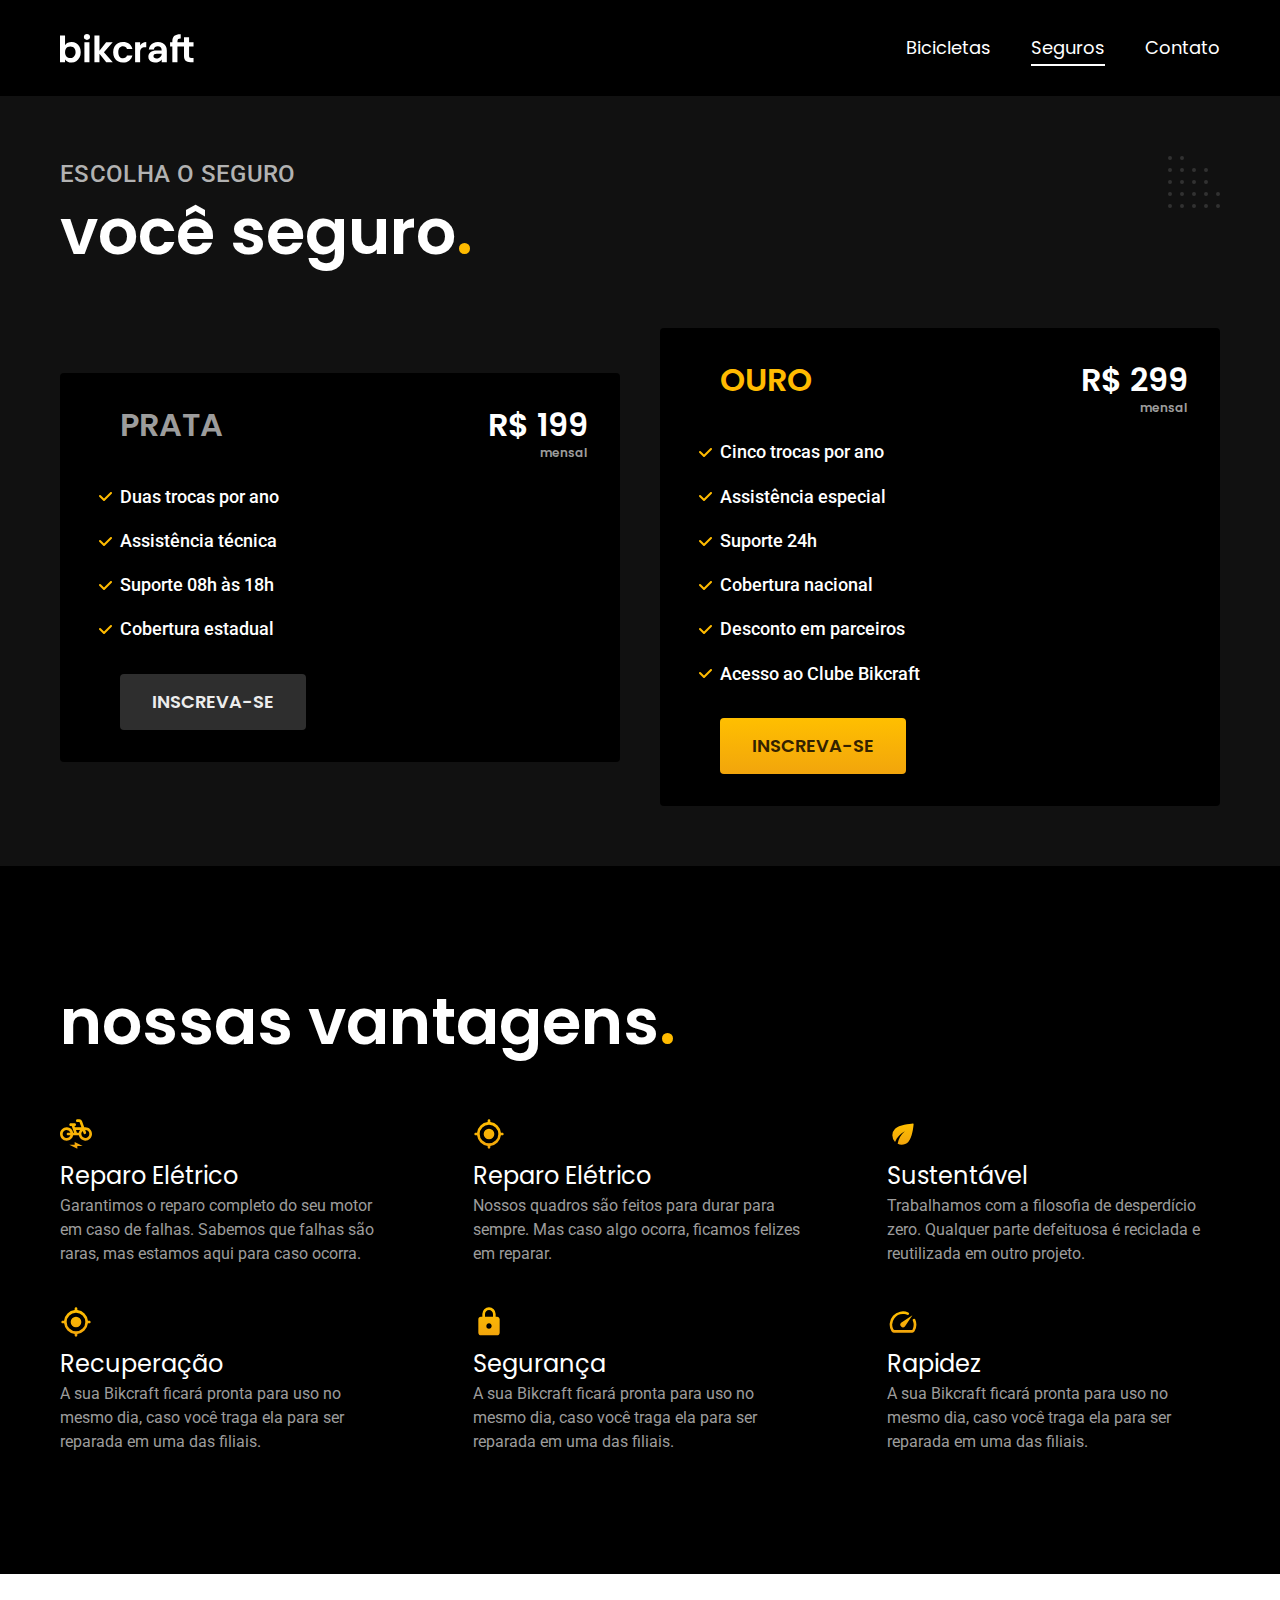
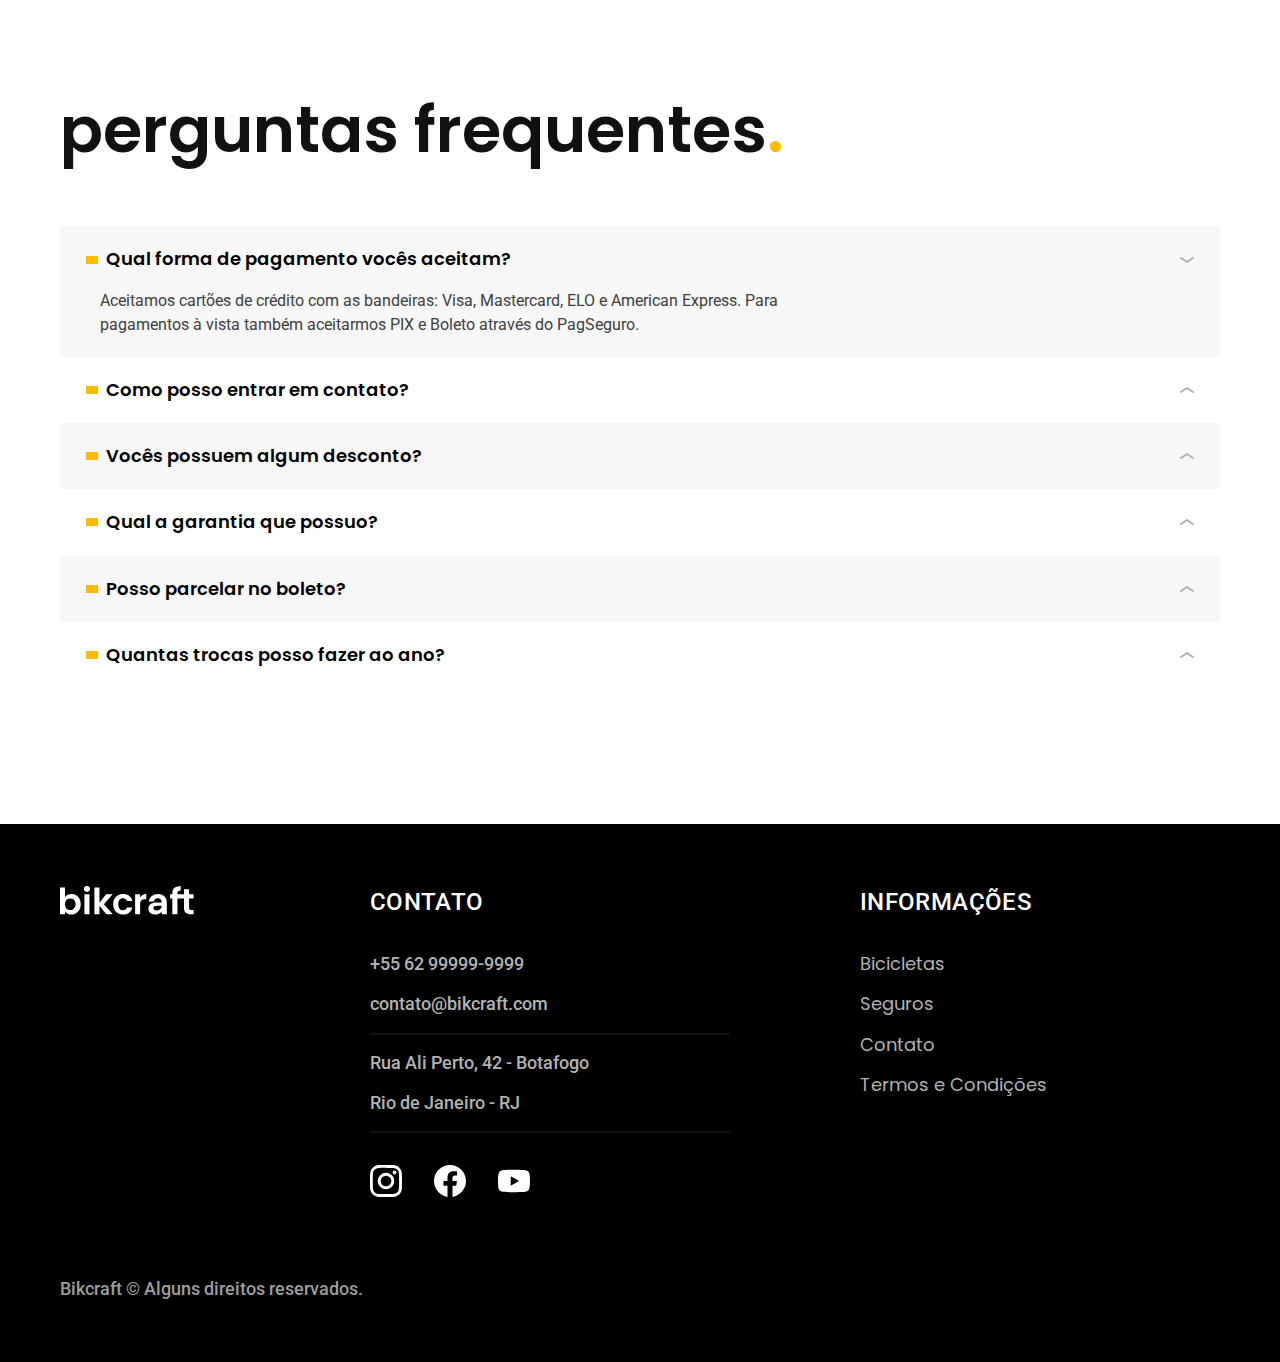
<file: seguros.html>
<!DOCTYPE html>
<html lang="pt-br">

<head>
  <meta charset="UTF-8">
  <meta name="viewport" content="width=device-width, initial-scale=1.0">

  <title>Seguros - Bicicletas Elétricas</title>
  <meta name="description" content="Bicicletas elétricas de alta precisão e qualidade,  feitas sob medida para o cliente. Explore o mundo na sua velocidade com a Bikcraft.">

  <link rel="preload" href="./css/style.min.css" as="style">
  <link rel="stylesheet" href="./css/style.min.css">

  <link rel="icon" href="./favicon.svg" type="image/svg+xml">
  <link rel="preconnect" href="https://fonts.googleapis.com">
  <link rel="preconnect" href="https://fonts.gstatic.com" crossorigin>
  <link href="https://fonts.googleapis.com/css2?family=Merriweather:ital,wght@1,900&family=Poppins:wght@400;600&family=Roboto:wght@400;500&display=swap" rel="stylesheet">
  <script>document.documentElement.classList.add('js');</script>
</head>

<body id="seguros">

  <header class="header-bg">
    <div class="header container">
      <a href="./"><img src="./img/bikcraft.svg" alt="bikcraft"></a>

      <nav aria-label="primaria">
        <ul class="header-menu font-1-m cor-0">
          <li><a href="./bicicletas.html">Bicicletas</a></li>
          <li><a href="./seguros.html">Seguros</a></li>
          <li><a href="./contato.html">Contato</a></li>
        </ul>
      </nav>
    </div>
  </header>

  <main class="seguros-bg">
    <div class="titulo-bg">
      <div class="titulo container">
        <p class="font-2-l-b cor-5">Escolha o seguro</p>
        <h1 class="font-1-xxl cor-0">você seguro<span class="cor-p1">.</span></h1>
      </div>
    </div>

    <div class="seguros container">
      <div class="seguros-item">
        <h3 class="font-1-xl cor-6">PRATA</h3>
        <span class="font-1-xl cor-0">R$ 199 <span class="font-1-xs cor-6">mensal</span></span>
        <ul class="font-2-m cor-0">
          <li>Duas trocas por ano</li>
          <li>Assistência técnica</li>
          <li>Suporte 08h às 18h</li>
          <li>Cobertura estadual</li>
        </ul>
        <a class="botao secundario" href="./orcamento.html?tipo=seguro&produto=prata">Inscreva-se</a>
      </div>

      <div class="seguros-item">
        <h3 class="font-1-xl cor-p1">OURO</h3>
        <span class="font-1-xl cor-0">R$ 299 <span class="font-1-xs cor-6">mensal</span></span>
        <ul class="font-2-m cor-0">
          <li>Cinco trocas por ano</li>
          <li>Assistência especial</li>
          <li>Suporte 24h</li>
          <li>Cobertura nacional</li>
          <li>Desconto em parceiros</li>
          <li>Acesso ao Clube Bikcraft</li>
        </ul>
        <a class="botao" href="./orcamento.html?tipo=seguro&produto=ouro">Inscreva-se</a>
      </div>
    </div>

  </main>

  <article class="vantagens-bg">
    <div class="container vantagens">
      <h2 class="font-1-xxl cor-0">nossas vantagens<span class="cor-p1">.</span></h2>
      <ul class="vantagens-itens">
        <li>
          <img src="./img/icones/eletrica.svg" alt="">
          <h3 class="font-1-l cor-0">Reparo Elétrico</h3>
          <p class="font-2-s cor-6">Garantimos o reparo completo do seu motor em caso de falhas. Sabemos que falhas são raras, mas estamos aqui para caso ocorra.</p>
        </li>
        <li>
          <img src="./img/icones/rastreador.svg" alt="">
          <h3 class="font-1-l cor-0">Reparo Elétrico</h3>
          <p class="font-2-s cor-6">Nossos quadros são feitos para durar para sempre. Mas caso algo ocorra, ficamos felizes em reparar.</p>
        </li>
        <li>
          <img src="./img/icones/sustentavel.svg" alt="">
          <h3 class="font-1-l cor-0">Sustentável</h3>
          <p class="font-2-s cor-6">Trabalhamos com a filosofia de desperdício zero. Qualquer parte defeituosa é reciclada e reutilizada em outro projeto.</p>
        </li>
        <li>
          <img src="./img/icones/rastreador.svg" alt="">
          <h3 class="font-1-l cor-0">Recuperação</h3>
          <p class="font-2-s cor-6">A sua Bikcraft ficará pronta para uso no mesmo dia, caso você traga ela para ser reparada em uma das filiais.</p>
        </li>
        <li>
          <img src="./img/icones/seguro.svg" alt="">
          <h3 class="font-1-l cor-0">Segurança</h3>
          <p class="font-2-s cor-6">A sua Bikcraft ficará pronta para uso no mesmo dia, caso você traga ela para ser reparada em uma das filiais.</p>
        </li>
        <li>
          <img src="./img/icones/velocidade.svg" alt="">
          <h3 class="font-1-l cor-0">Rapidez</h3>
          <p class="font-2-s cor-6">A sua Bikcraft ficará pronta para uso no mesmo dia, caso você traga ela para ser reparada em uma das filiais.</p>
        </li>
      </ul>
    </div>
  </article>

  <article class="container perguntas">
    <h2 class="font-1-xxl cor-11">perguntas frequentes<span class="cor-p1">.</span></h2>

    <dl>
      <div>
        <dt><button class="font-1-m-b" aria-controls="pergunta1" aria-expanded="true">Qual forma de pagamento vocês aceitam?</button></dt>
        <dd id="pergunta1" class="font-2-s cor-9 ativa">Aceitamos cartões de crédito com as bandeiras: Visa, Mastercard, ELO e American Express. Para pagamentos à vista também aceitarmos PIX e Boleto através do PagSeguro.</dd>
      </div>
      <div>
        <dt><button class="font-1-m-b" aria-controls="pergunta2" aria-expanded="false">Como posso entrar em contato?</button></dt>
        <dd id="pergunta2" class="font-2-s cor-9">Aceitamos cartões de crédito com as bandeiras: Visa, Mastercard, ELO e American Express. Para pagamentos à vista também aceitarmos PIX e Boleto através do PagSeguro.</dd>
      </div>
      <div>
        <dt><button class="font-1-m-b" aria-controls="pergunta3" aria-expanded="false">Vocês possuem algum desconto?</button></dt>
        <dd id="pergunta3" class="font-2-s cor-9">Aceitamos cartões de crédito com as bandeiras: Visa, Mastercard, ELO e American Express. Para pagamentos à vista também aceitarmos PIX e Boleto através do PagSeguro.</dd>
      </div>
      <div>
        <dt><button class="font-1-m-b" aria-controls="pergunta4" aria-expanded="false">Qual a garantia que possuo?</button></dt>
        <dd id="pergunta4" class="font-2-s cor-9">Aceitamos cartões de crédito com as bandeiras: Visa, Mastercard, ELO e American Express. Para pagamentos à vista também aceitarmos PIX e Boleto através do PagSeguro.</dd>
      </div>
      <div>
        <dt><button class="font-1-m-b" aria-controls="pergunta5" aria-expanded="false">Posso parcelar no boleto?</button></dt>
        <dd id="pergunta5" class="font-2-s cor-9">Aceitamos cartões de crédito com as bandeiras: Visa, Mastercard, ELO e American Express. Para pagamentos à vista também aceitarmos PIX e Boleto através do PagSeguro.</dd>
      </div>
      <div>
        <dt><button class="font-1-m-b" aria-controls="pergunta6" aria-expanded="false">Quantas trocas posso fazer ao ano?</button></dt>
        <dd id="pergunta6" class="font-2-s cor-9">Aceitamos cartões de crédito com as bandeiras: Visa, Mastercard, ELO e American Express. Para pagamentos à vista também aceitarmos PIX e Boleto através do PagSeguro.</dd>
      </div>
    </dl>
  </article>

  <footer class="footer-bg">
    <div class="footer container">
      <img src="./img/bikcraft.svg" alt="Bikcraft">
      <div class="footer-contato">
        <h3 class="font-2-l-b cor-0">Contato</h3>
        <ul class="cor-5 font-2-m">
          <li><a href="tel:+5562999999999">+55 62 99999-9999</a></li>
          <li><a href="mailto:contato@bikcraft.com">contato@bikcraft.com</a></li>
          <li><a href="">Rua Ali Perto, 42 - Botafogo</a></li>
          <li><a href="">Rio de Janeiro - RJ</a></li>
        </ul>
        <div class="footer-redes">
          <a href="./">
            <img src="./img/redes/instagram.svg" alt="Instagram">
          </a>
          <a href="./">
            <img src="./img/redes/facebook.svg" alt="Facebook">
          </a>
          <a href="./">
            <img src="./img/redes/youtube.svg" alt="Youtube">
          </a>
        </div>
      </div>
      <div class="footer-informacoes">
        <h3 class="font-2-l-b cor-0">Informações</h3>
        <nav>
          <ul class="font-1-m cor-5">
            <li><a href="./bicicletas.html">Bicicletas</a></li>
            <li><a href="./seguros.html">Seguros</a></li>
            <li><a href="./contato.html">Contato</a></li>
            <li><a href="./termos.html">Termos e Condições</a></li>
          </ul>
        </nav>
      </div>
      <p class="footer-copy font-2-m cor-6">Bikcraft © Alguns direitos reservados.</p>
    </div>
  </footer>
  </article>

  <script src="./js/script.js"></script>
</body>

</html>
</file>
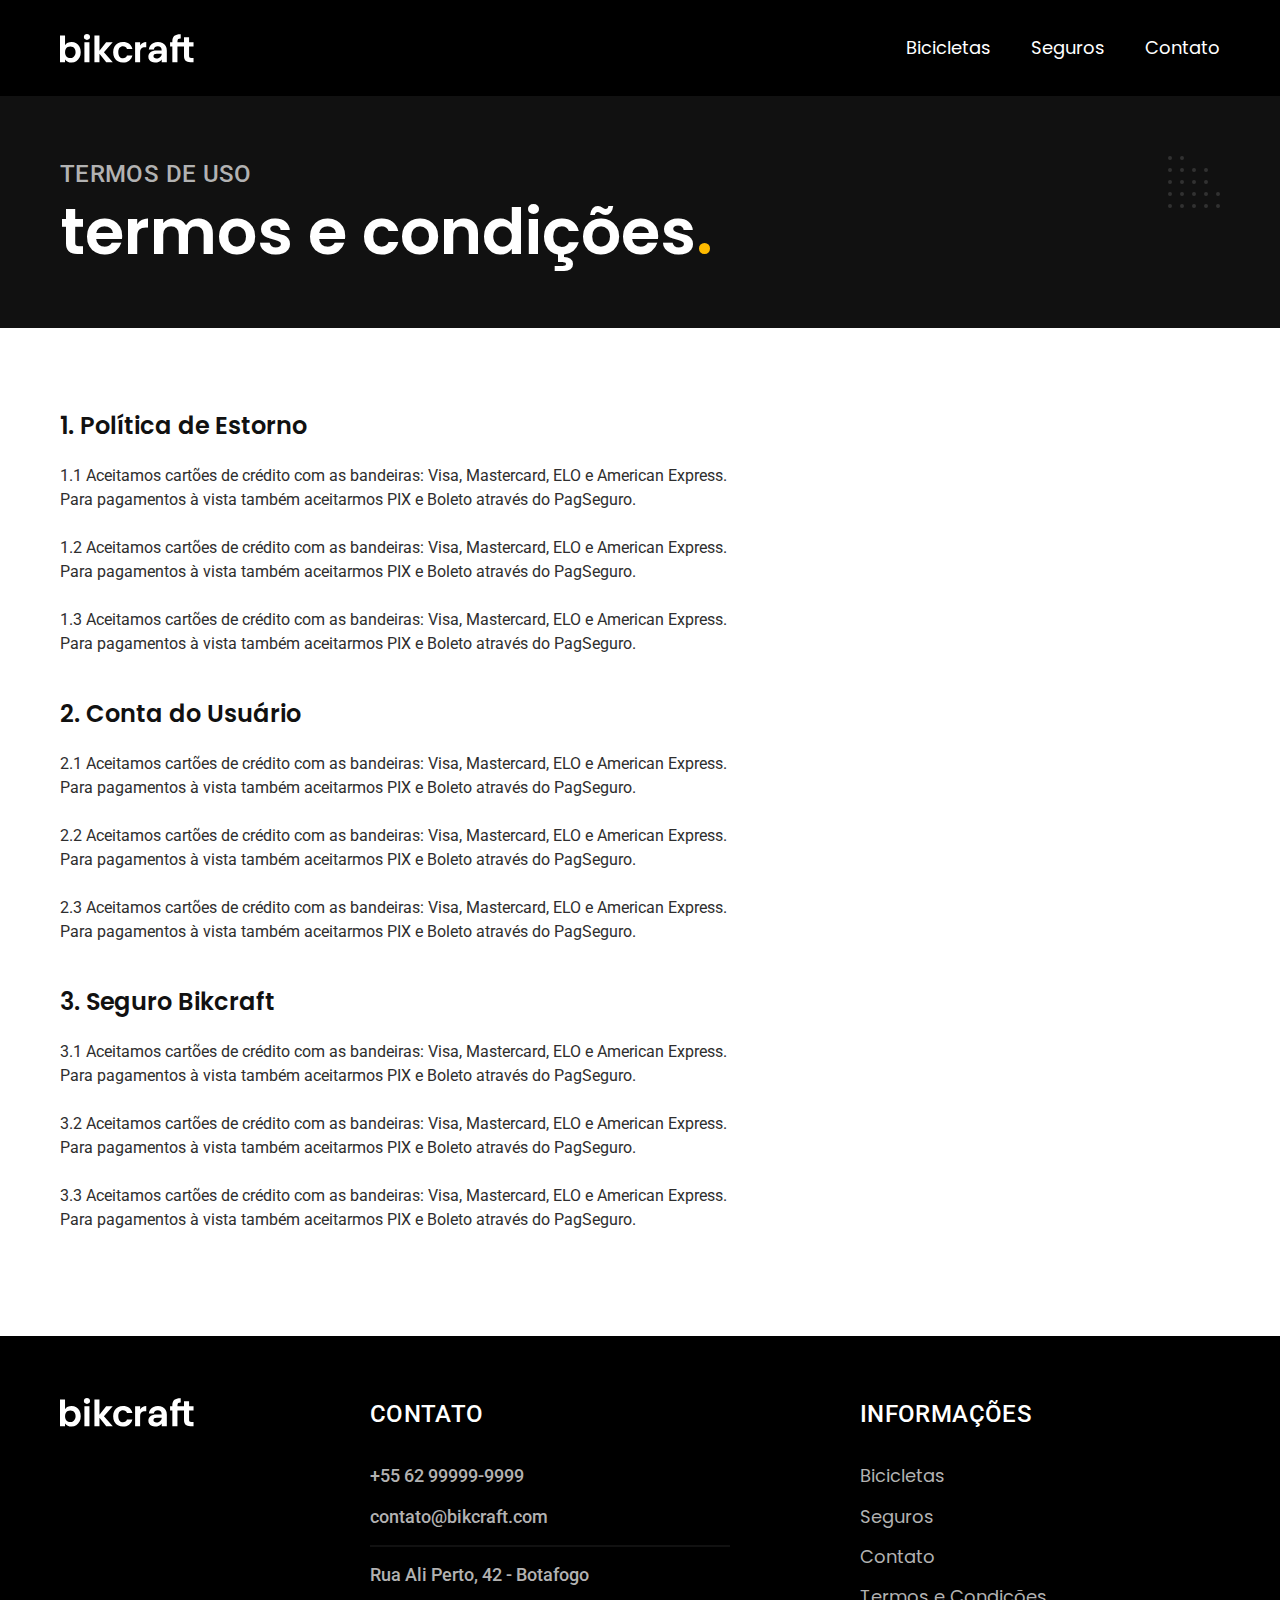
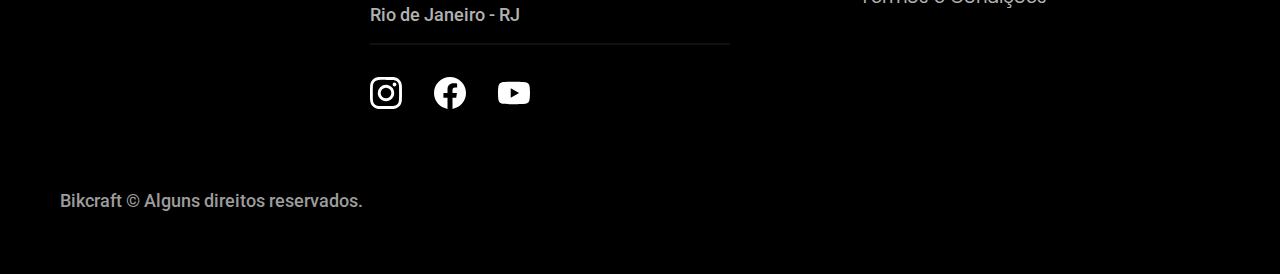
<file: termos.html>
<!DOCTYPE html>
<html lang="pt-br">

<head>
  <meta charset="UTF-8">
  <meta name="viewport" content="width=device-width, initial-scale=1.0">

  <title>Bikcraft - Bicicletas Elétricas</title>
  <meta name="description" content="Bicicletas elétricas de alta precisão e qualidade,  feitas sob medida para o cliente. Explore o mundo na sua velocidade com a Bikcraft.">

  <link rel="preload" href="./css/style.min.css" as="style">
  <link rel="stylesheet" href="./css/style.min.css">

  <link rel="icon" href="./favicon.svg" type="image/svg+xml">
  <link rel="preconnect" href="https://fonts.googleapis.com">
  <link rel="preconnect" href="https://fonts.gstatic.com" crossorigin>
  <link href="https://fonts.googleapis.com/css2?family=Merriweather:ital,wght@1,900&family=Poppins:wght@400;600&family=Roboto:wght@400;500&display=swap" rel="stylesheet">
  <script>document.documentElement.classList.add('js');</script>
</head>

<body id="termos">

  <header class="header-bg">
    <div class="header container">
      <a href="./"><img src="./img/bikcraft.svg" alt="bikcraft"></a>

      <nav aria-label="primaria">
        <ul class="header-menu font-1-m cor-0">
          <li><a href="./bicicletas.html">Bicicletas</a></li>
          <li><a href="./seguros.html">Seguros</a></li>
          <li><a href="./contato.html">Contato</a></li>
        </ul>
      </nav>

    </div>
  </header>

  <main>
    <div class="titulo-bg">
      <div class="titulo container">
        <p class="font-2-l-b cor-5">Termos de uso</p>
        <h1 class="font-1-xxl cor-0">termos e condições<span class="cor-p1">.</span></h1>
      </div>
    </div>
    <div class="termos font-2-s cor-10 container">
      <h2 class="font-1-l cor-11">1. Política de Estorno</h2>
      <p>1.1 Aceitamos cartões de crédito com as bandeiras: Visa, Mastercard, ELO e American Express. Para pagamentos à vista também aceitarmos PIX e Boleto através do PagSeguro.</p>
      <p>1.2 Aceitamos cartões de crédito com as bandeiras: Visa, Mastercard, ELO e American Express. Para pagamentos à vista também aceitarmos PIX e Boleto através do PagSeguro.</p>
      <p>1.3 Aceitamos cartões de crédito com as bandeiras: Visa, Mastercard, ELO e American Express. Para pagamentos à vista também aceitarmos PIX e Boleto através do PagSeguro.</p>
      <h2 class="font-1-l cor-11">2. Conta do Usuário</h2>
      <p>2.1 Aceitamos cartões de crédito com as bandeiras: Visa, Mastercard, ELO e American Express. Para pagamentos à vista também aceitarmos PIX e Boleto através do PagSeguro.</p>
      <p>2.2 Aceitamos cartões de crédito com as bandeiras: Visa, Mastercard, ELO e American Express. Para pagamentos à vista também aceitarmos PIX e Boleto através do PagSeguro.</p>
      <p>2.3 Aceitamos cartões de crédito com as bandeiras: Visa, Mastercard, ELO e American Express. Para pagamentos à vista também aceitarmos PIX e Boleto através do PagSeguro.</p>
      <h2 class="font-1-l cor-11">3. Seguro Bikcraft</h2>
      <p>3.1 Aceitamos cartões de crédito com as bandeiras: Visa, Mastercard, ELO e American Express. Para pagamentos à vista também aceitarmos PIX e Boleto através do PagSeguro.</p>
      <p>3.2 Aceitamos cartões de crédito com as bandeiras: Visa, Mastercard, ELO e American Express. Para pagamentos à vista também aceitarmos PIX e Boleto através do PagSeguro.</p>
      <p>3.3 Aceitamos cartões de crédito com as bandeiras: Visa, Mastercard, ELO e American Express. Para pagamentos à vista também aceitarmos PIX e Boleto através do PagSeguro.</p>
    </div>
  </main>

  <footer class="footer-bg">
    <div class="footer container">
      <img src="./img/bikcraft.svg" alt="Bikcraft">
      <div class="footer-contato">
        <h3 class="font-2-l-b cor-0">Contato</h3>
        <ul class="cor-5 font-2-m">
          <li><a href="tel:+5562999999999">+55 62 99999-9999</a></li>
          <li><a href="mailto:contato@bikcraft.com">contato@bikcraft.com</a></li>
          <li><a href="">Rua Ali Perto, 42 - Botafogo</a></li>
          <li><a href="">Rio de Janeiro - RJ</a></li>
        </ul>
        <div class="footer-redes">
          <a href="./">
            <img src="./img/redes/instagram.svg" alt="Instagram">
          </a>
          <a href="./">
            <img src="./img/redes/facebook.svg" alt="Facebook">
          </a>
          <a href="./">
            <img src="./img/redes/youtube.svg" alt="Youtube">
          </a>
        </div>
      </div>
      <div class="footer-informacoes">
        <h3 class="font-2-l-b cor-0">Informações</h3>
        <nav>
          <ul class="font-1-m cor-5">
            <li><a href="./bicicletas.html">Bicicletas</a></li>
            <li><a href="./seguros.html">Seguros</a></li>
            <li><a href="./contato.html">Contato</a></li>
            <li><a href="./termos.html">Termos e Condições</a></li>
          </ul>
        </nav>
      </div>
      <p class="footer-copy font-2-m cor-6">Bikcraft © Alguns direitos reservados.</p>
    </div>
  </footer>
  </article>

  <script src="./js/script.js"></script>
</body>

</html>
</file>
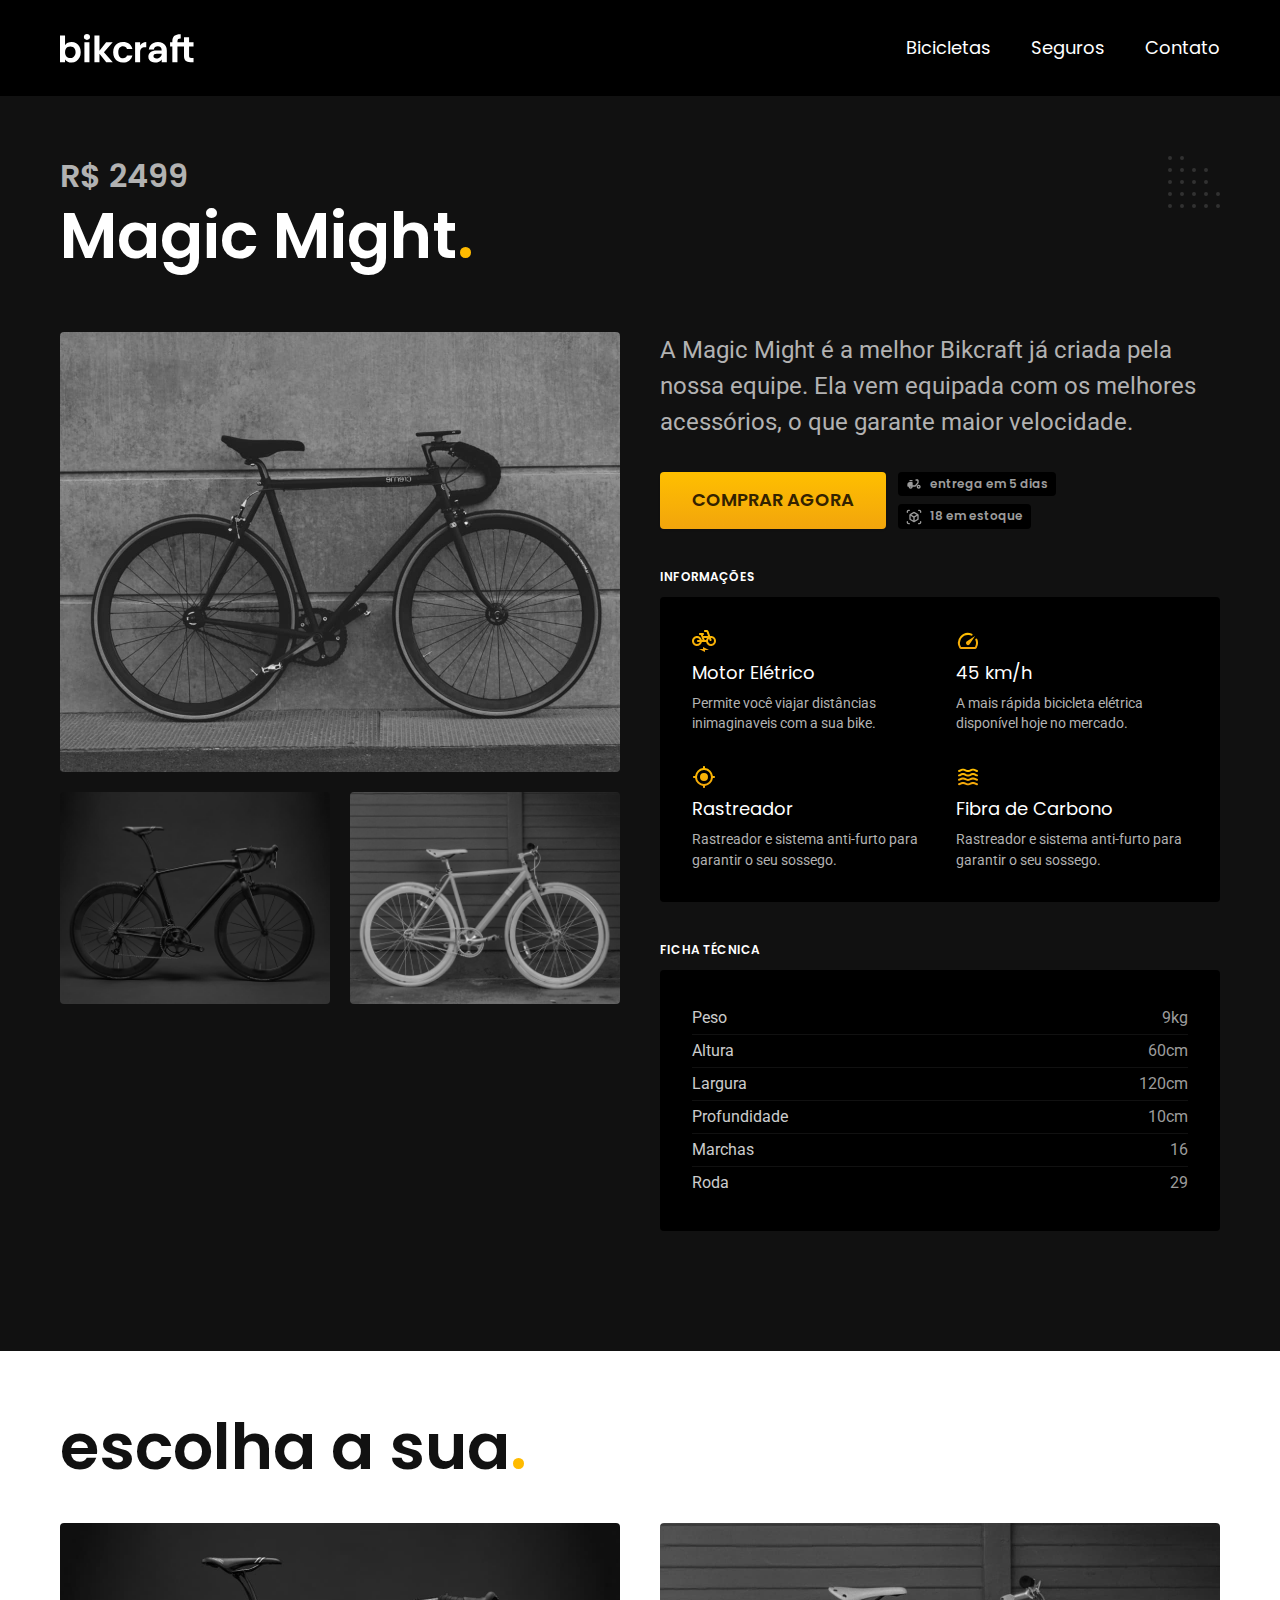
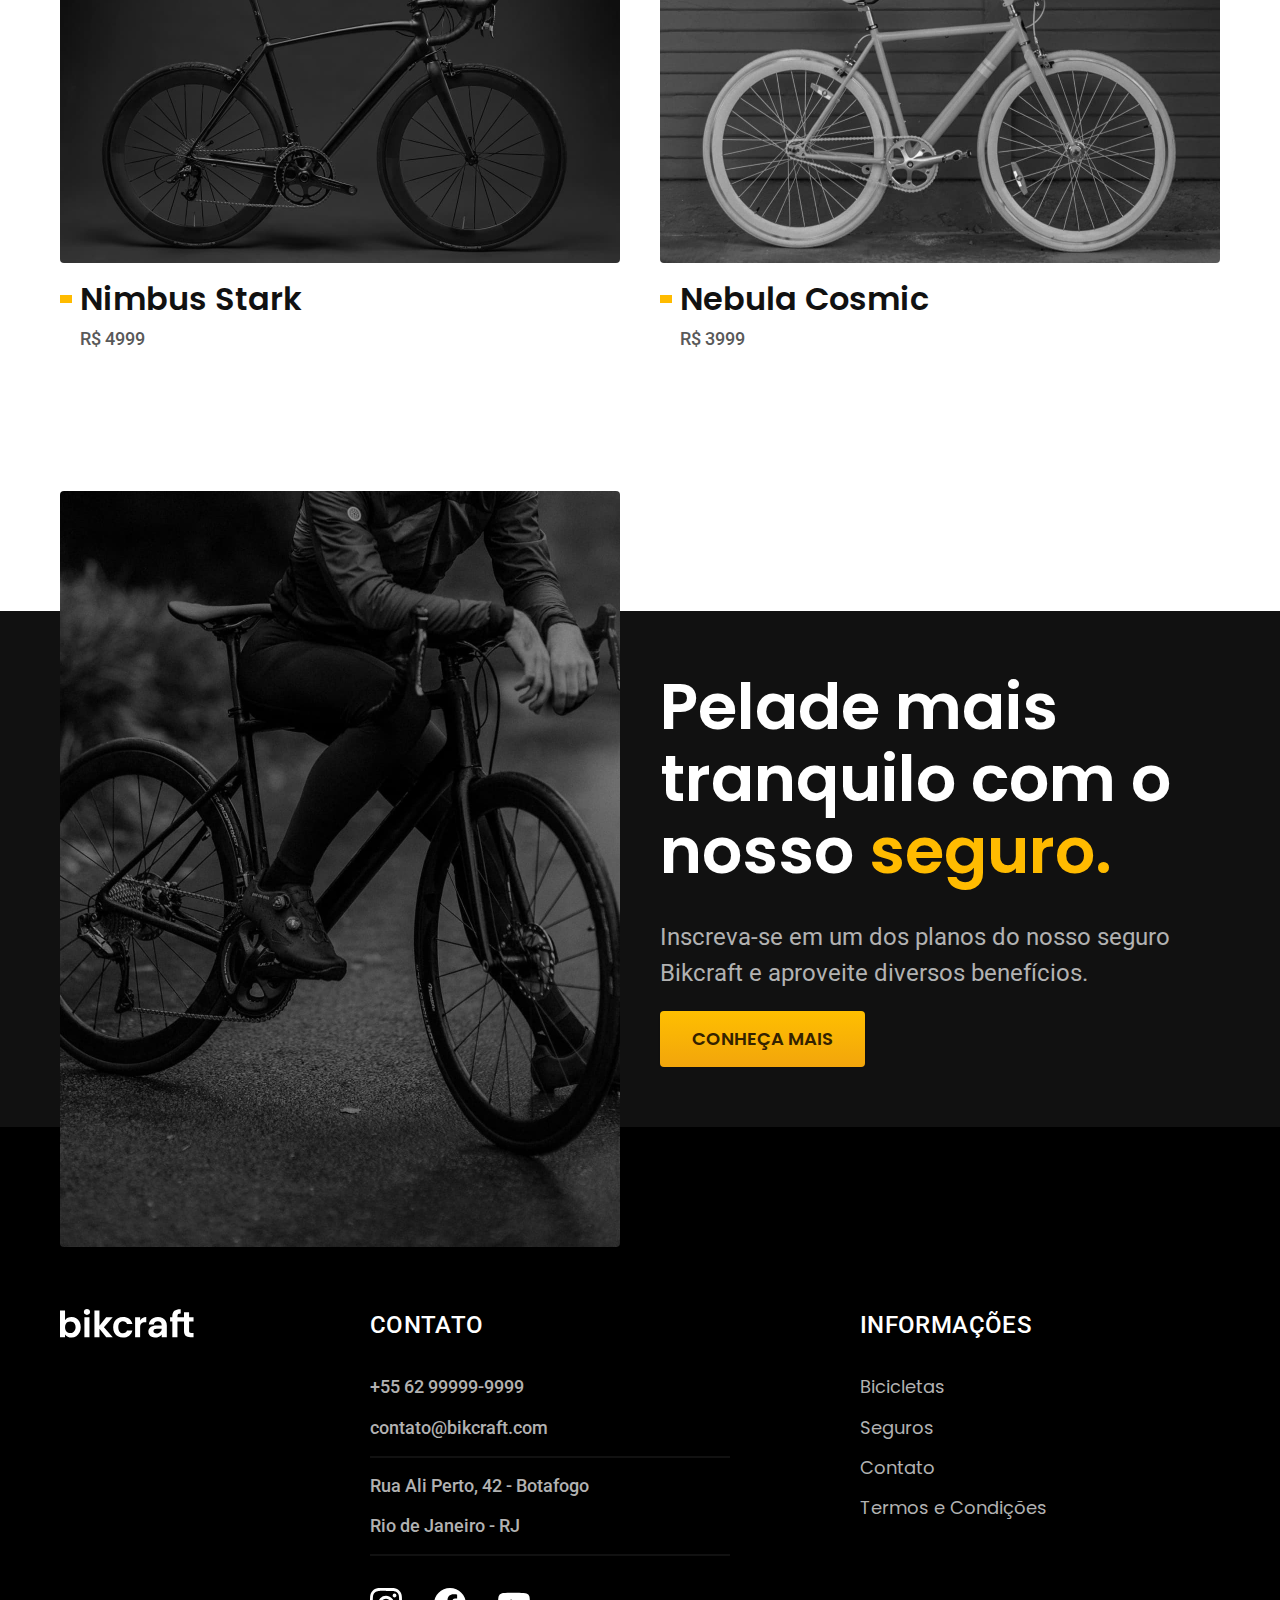
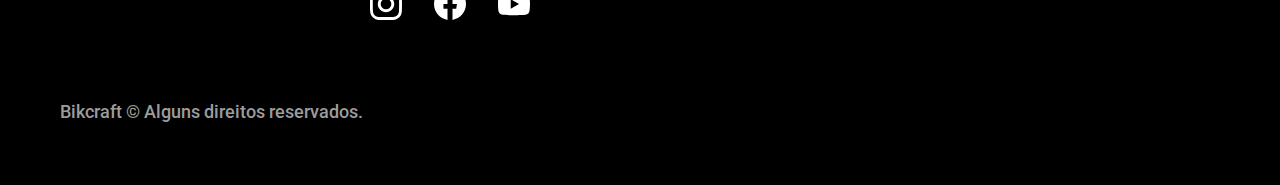
<file: bicicletas/magic.html>
<!DOCTYPE html>
<html lang="pt-br">

<head>
  <meta charset="UTF-8">
  <meta name="viewport" content="width=device-width, initial-scale=1.0">

  <title>Magic - Bicicletas Elétricas</title>
  <meta name="description" content="Bicicletas elétricas de alta precisão e qualidade,  feitas sob medida para o cliente. Explore o mundo na sua velocidade com a Bikcraft.">

  <link rel="stylesheet" href="../css/style.min.css">

  <link rel="icon" href="../favicon.svg" type="image/svg+xml">
  <link rel="preconnect" href="https://fonts.googleapis.com">
  <link rel="preconnect" href="https://fonts.gstatic.com" crossorigin>
  <link href="https://fonts.googleapis.com/css2?family=Merriweather:ital,wght@1,900&family=Poppins:wght@400;600&family=Roboto:wght@400;500&display=swap" rel="stylesheet">
  <script>document.documentElement.classList.add('js');</script>
</head>

<body id="bicicleta">

  <header class="header-bg">
    <div class="header container">
      <a href="../"><img src="../img/bikcraft.svg" alt="bikcraft"></a>

      <nav aria-label="primaria">
        <ul class="header-menu font-1-m cor-0">
          <li><a href="../bicicletas.html">Bicicletas</a></li>
          <li><a href="../seguros.html">Seguros</a></li>
          <li><a href="../contato.html">Contato</a></li>
        </ul>
      </nav>

    </div>
  </header>

  <main class="titulo-bg">
    <div>
      <div class="titulo container">
        <p class="font-1-xl cor-5">R$ 2499</p>
        <h1 class="font-1-xxl cor-0">Magic Might<span class="cor-p1">.</span></h1>
      </div>
    </div>

    <div class="bicicleta container">
      <div class="bicicleta-imagens">
        <img src="../img/bicicleta/nimbus2.jpg" alt="Bicicleta 1">
        <img src="../img/bicicleta/nimbus1.jpg" alt="Bicicleta 2">
        <img src="../img/bicicleta/nimbus3.jpg" alt="Bicicleta 3">
      </div>
      <div class="bicicleta-conteudo">
        <p class="font-2-l cor-5">A Magic Might é a melhor Bikcraft já criada pela nossa equipe. Ela vem equipada com os melhores acessórios, o que garante maior velocidade.</p>
        <div class="bicicleta-comprar">
          <a class="botao" href="../orcamento.html?tipo=bikcraft&produto=magic">Comprar Agora</a>
          <span class="font-1-xs cor-6"><img src="../img/icones/entrega.svg" alt=""> entrega em 5 dias</span>
          <span class="font-1-xs cor-6"><img src="../img/icones/estoque.svg" alt=""> 18 em estoque</span>
        </div>
        <h2 class="font-1-xs cor-0">Informações</h2>
        <ul class="bicicleta-informacoes">
          <li>
            <img src="../img/icones/eletrica.svg" alt="">
            <h3 class="font-1-m cor-0">Motor Elétrico</h3>
            <p class="font-2-xs cor-5">Permite você viajar distâncias inimaginaveis com a sua bike.</p>
          </li>
          <li>
            <img src="../img/icones/velocidade.svg" alt="">
            <h3 class="font-1-m cor-0">45 km/h</h3>
            <p class="font-2-xs cor-5">A mais rápida bicicleta elétrica disponível hoje no mercado.</p>
          </li>
          <li>
            <img src="../img/icones/rastreador.svg" alt="">
            <h3 class="font-1-m cor-0">Rastreador</h3>
            <p class="font-2-xs cor-5">Rastreador e sistema anti-furto para garantir o seu sossego.</p>
          </li>
          <li>
            <img src="../img/icones/carbono.svg" alt="">
            <h3 class="font-1-m cor-0">Fibra de Carbono</h3>
            <p class="font-2-xs cor-5">Rastreador e sistema anti-furto para garantir o seu sossego.</p>
          </li>
        </ul>
        <h2 class="font-1-xs cor-0">Ficha Técnica</h2>
        <ul class="bicicleta-ficha font-2-s cor-4">
          <li>Peso <span>9kg</span></li>
          <li>Altura <span>60cm</span></li>
          <li>Largura <span>120cm</span></li>
          <li>Profundidade <span>10cm</span></li>
          <li>Marchas <span>16</span></li>
          <li>Roda <span>29</span></li>
        </ul>
      </div>
    </div>
  </main>

  <article class="bicicletas-lista container">
    <h2 class="font-1-xxl">escolha a sua<span class="cor-p1">.</span></h2>

    <ul>
      <li>
        <a href="./nimbus.html">
          <img src="../img/bicicletas/nimbus.jpg" alt="Bicicleta preta">
          <h3 class="font-1-xl">Nimbus Stark</h3>
          <span class="font-2-m cor-8">R$ 4999</span>
        </a>
      </li>
      <li>
        <a href="./nebula.html">
          <img src="../img/bicicletas/nebula.jpg" alt="Bicicleta preta">
          <h3 class="font-1-xl">Nebula Cosmic</h3>
          <span class="font-2-m cor-8">R$ 3999</span>
        </a>
      </li>
    </ul>
  </article>

  <article class="seguro-bg">
    <div class="seguro container">
      <div class="seguro-imagem">
        <img src="../img/fotos/seguros.jpg" alt="Pessoa parada em cima de uma bicicleta.">
      </div>
      <div class="seguro-conteudo">
        <h2 class="font-1-xxl cor-0">Pelade mais tranquilo com o nosso <span class="cor-p1">seguro.</span></h2>
        <p class="font-2-l cor-5">Inscreva-se em um dos planos do nosso seguro Bikcraft e aproveite diversos benefícios.</p>
        <a class="botao" href="../seguros.html">Conheça Mais</a>
      </div>
    </div>
  </article>

  <footer class="footer-bg">
    <div class="footer container">
      <img src="../img/bikcraft.svg" alt="Bikcraft">
      <div class="footer-contato">
        <h3 class="font-2-l-b cor-0">Contato</h3>
        <ul class="cor-5 font-2-m">
          <li><a href="tel:+5562999999999">+55 62 99999-9999</a></li>
          <li><a href="mailto:contato@bikcraft.com">contato@bikcraft.com</a></li>
          <li><a href="">Rua Ali Perto, 42 - Botafogo</a></li>
          <li><a href="">Rio de Janeiro - RJ</a></li>
        </ul>
        <div class="footer-redes">
          <a href="../">
            <img src="../img/redes/instagram.svg" alt="Instagram">
          </a>
          <a href="../">
            <img src="../img/redes/facebook.svg" alt="Facebook">
          </a>
          <a href="../">
            <img src="../img/redes/youtube.svg" alt="Youtube">
          </a>
        </div>
      </div>
      <div class="footer-informacoes">
        <h3 class="font-2-l-b cor-0">Informações</h3>
        <nav>
          <ul class="font-1-m cor-5">
            <li><a href="../bicicletas.html">Bicicletas</a></li>
            <li><a href="../seguros.html">Seguros</a></li>
            <li><a href="../contato.html">Contato</a></li>
            <li><a href="../termos.html">Termos e Condições</a></li>
          </ul>
        </nav>
      </div>
      <p class="footer-copy font-2-m cor-6">Bikcraft © Alguns direitos reservados.</p>
    </div>
  </footer>
  </article>

  <script src="../js/script.js"></script>
</body>

</html>
</file>
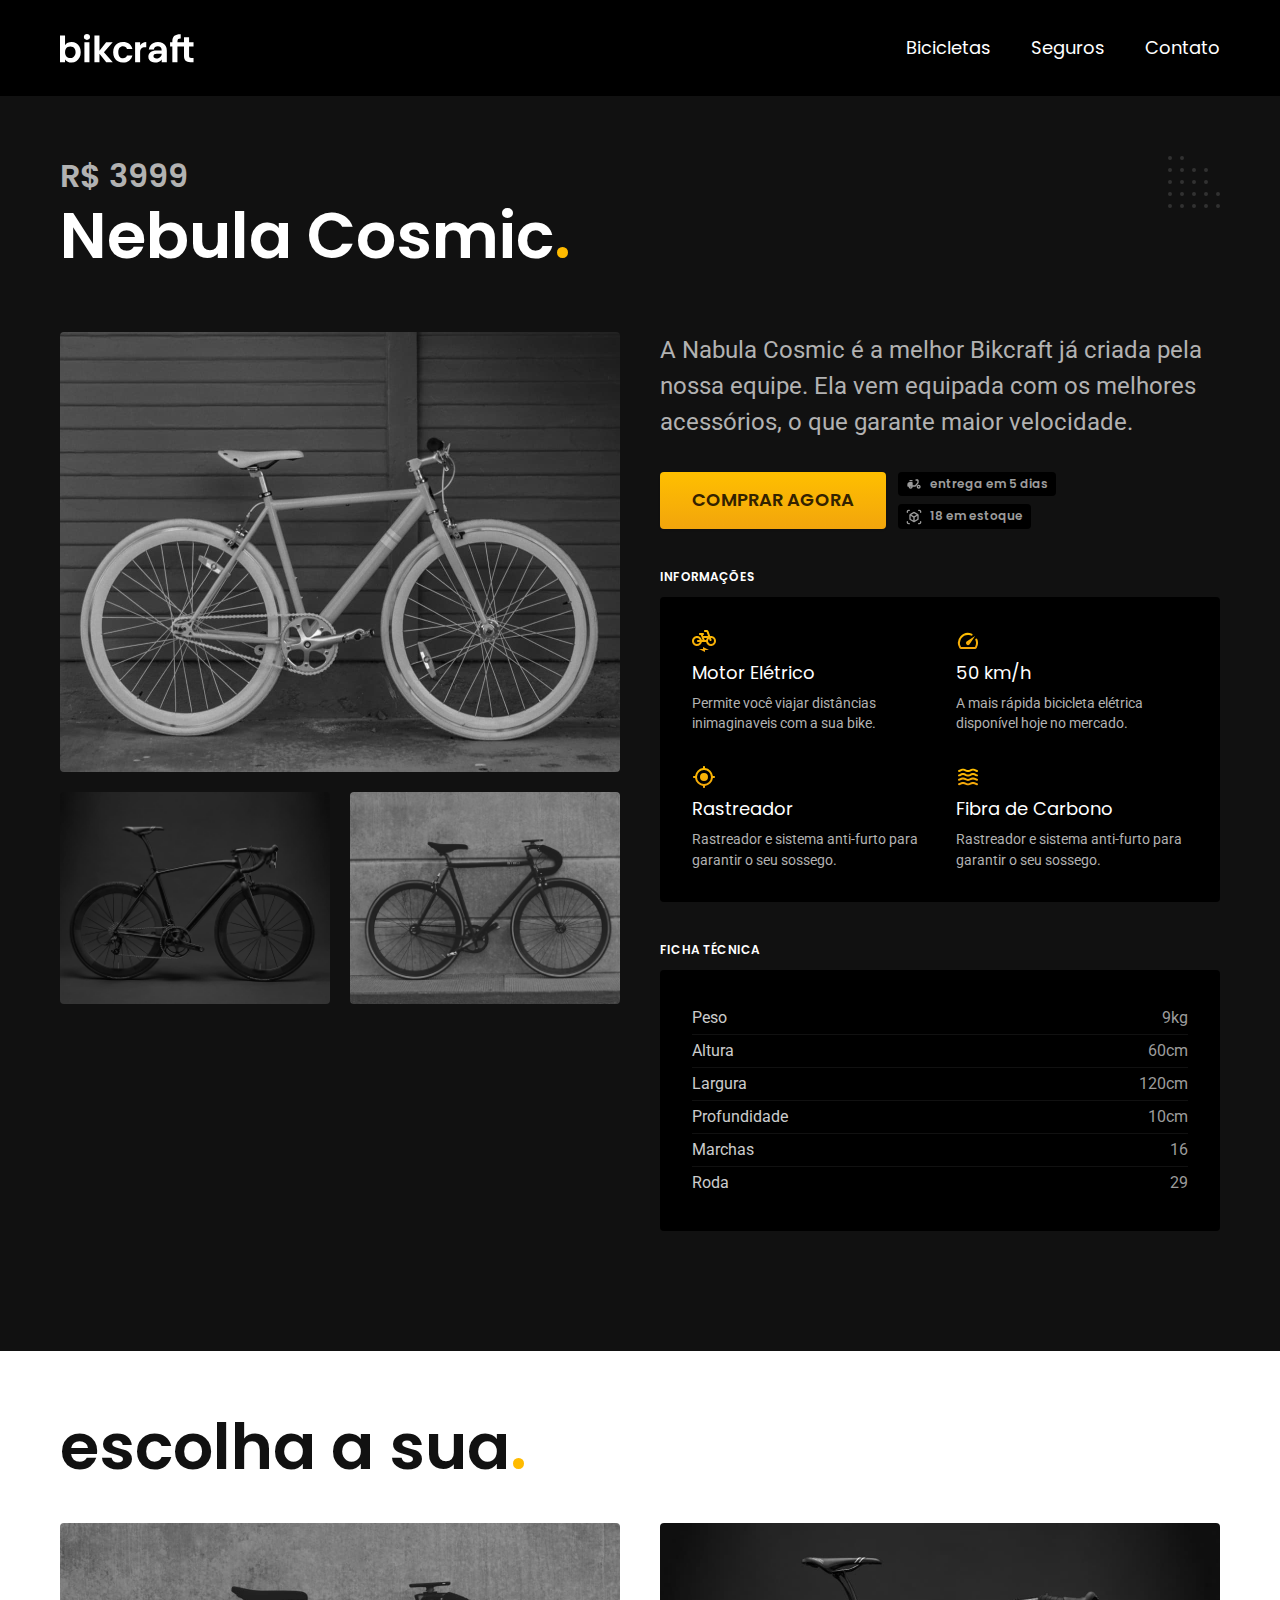
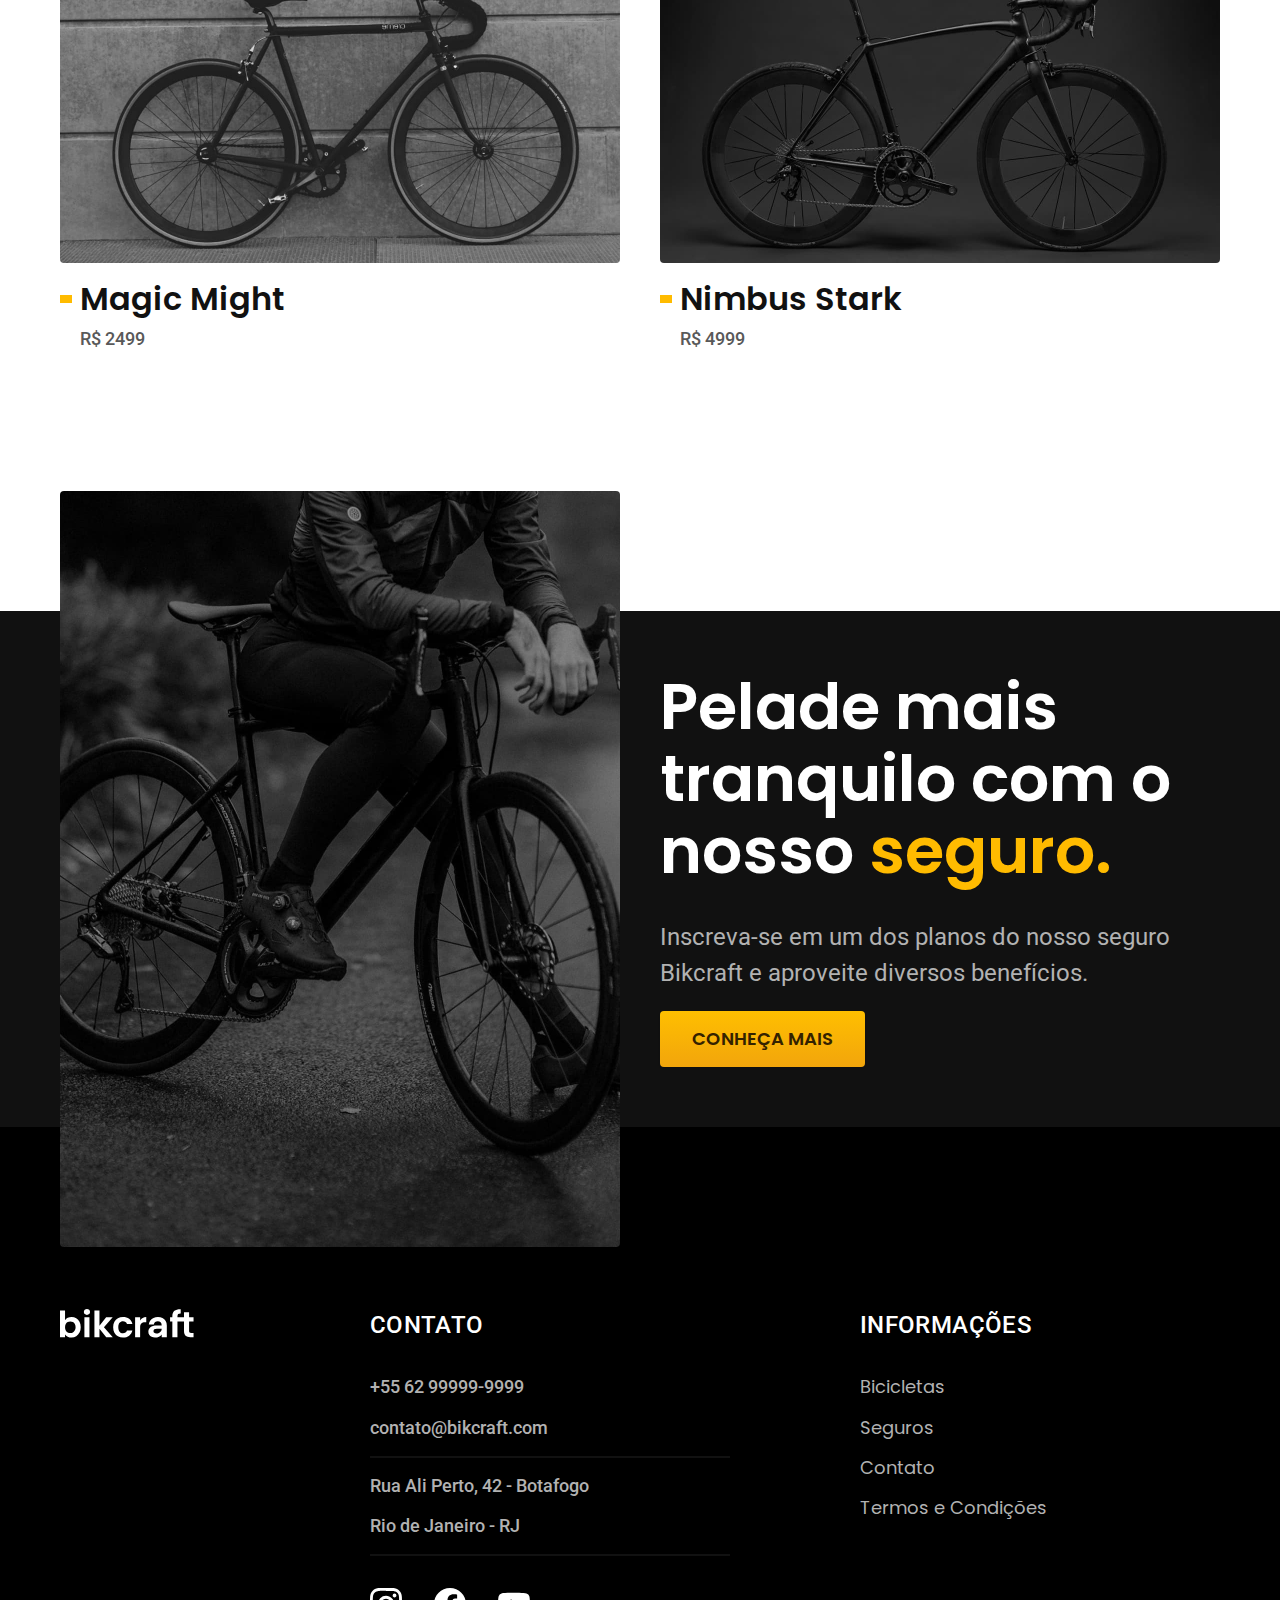
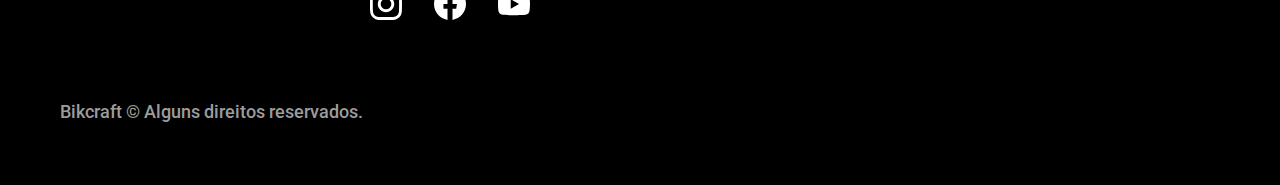
<file: bicicletas/nebula.html>
<!DOCTYPE html>
<html lang="pt-br">

<head>
  <meta charset="UTF-8">
  <meta name="viewport" content="width=device-width, initial-scale=1.0">

  <title>Nebula - Bicicletas Elétricas</title>
  <meta name="description" content="Bicicletas elétricas de alta precisão e qualidade,  feitas sob medida para o cliente. Explore o mundo na sua velocidade com a Bikcraft.">

  <link rel="stylesheet" href="../css/style.min.css">

  <link rel="icon" href="../favicon.svg" type="image/svg+xml">
  <link rel="preconnect" href="https://fonts.googleapis.com">
  <link rel="preconnect" href="https://fonts.gstatic.com" crossorigin>
  <link href="https://fonts.googleapis.com/css2?family=Merriweather:ital,wght@1,900&family=Poppins:wght@400;600&family=Roboto:wght@400;500&display=swap" rel="stylesheet">
  <script>document.documentElement.classList.add('js');</script>
</head>

<body id="bicicleta">

  <header class="header-bg">
    <div class="header container">
      <a href="../"><img src="../img/bikcraft.svg" alt="bikcraft"></a>

      <nav aria-label="primaria">
        <ul class="header-menu font-1-m cor-0">
          <li><a href="../bicicletas.html">Bicicletas</a></li>
          <li><a href="../seguros.html">Seguros</a></li>
          <li><a href="../contato.html">Contato</a></li>
        </ul>
      </nav>

    </div>
  </header>

  <main class="titulo-bg">
    <div>
      <div class="titulo container">
        <p class="font-1-xl cor-5">R$ 3999</p>
        <h1 class="font-1-xxl cor-0">Nebula Cosmic<span class="cor-p1">.</span></h1>
      </div>
    </div>

    <div class="bicicleta container">
      <div class="bicicleta-imagens">
        <img src="../img/bicicleta/nimbus3.jpg" alt="Bicicleta 1">
        <img src="../img/bicicleta/nimbus1.jpg" alt="Bicicleta 2">
        <img src="../img/bicicleta/nimbus2.jpg" alt="Bicicleta 3">
      </div>
      <div class="bicicleta-conteudo">
        <p class="font-2-l cor-5">A Nabula Cosmic é a melhor Bikcraft já criada pela nossa equipe. Ela vem equipada com os melhores acessórios, o que garante maior velocidade.</p>
        <div class="bicicleta-comprar">
          <a class="botao" href="../orcamento.html?tipo=bikcraft&produto=nebula">Comprar Agora</a>
          <span class="font-1-xs cor-6"><img src="../img/icones/entrega.svg" alt=""> entrega em 5 dias</span>
          <span class="font-1-xs cor-6"><img src="../img/icones/estoque.svg" alt=""> 18 em estoque</span>
        </div>
        <h2 class="font-1-xs cor-0">Informações</h2>
        <ul class="bicicleta-informacoes">
          <li>
            <img src="../img/icones/eletrica.svg" alt="">
            <h3 class="font-1-m cor-0">Motor Elétrico</h3>
            <p class="font-2-xs cor-5">Permite você viajar distâncias inimaginaveis com a sua bike.</p>
          </li>
          <li>
            <img src="../img/icones/velocidade.svg" alt="">
            <h3 class="font-1-m cor-0">50 km/h</h3>
            <p class="font-2-xs cor-5">A mais rápida bicicleta elétrica disponível hoje no mercado.</p>
          </li>
          <li>
            <img src="../img/icones/rastreador.svg" alt="">
            <h3 class="font-1-m cor-0">Rastreador</h3>
            <p class="font-2-xs cor-5">Rastreador e sistema anti-furto para garantir o seu sossego.</p>
          </li>
          <li>
            <img src="../img/icones/carbono.svg" alt="">
            <h3 class="font-1-m cor-0">Fibra de Carbono</h3>
            <p class="font-2-xs cor-5">Rastreador e sistema anti-furto para garantir o seu sossego.</p>
          </li>
        </ul>
        <h2 class="font-1-xs cor-0">Ficha Técnica</h2>
        <ul class="bicicleta-ficha font-2-s cor-4">
          <li>Peso <span>9kg</span></li>
          <li>Altura <span>60cm</span></li>
          <li>Largura <span>120cm</span></li>
          <li>Profundidade <span>10cm</span></li>
          <li>Marchas <span>16</span></li>
          <li>Roda <span>29</span></li>
        </ul>
      </div>
    </div>
  </main>

  <article class="bicicletas-lista container">
    <h2 class="font-1-xxl">escolha a sua<span class="cor-p1">.</span></h2>

    <ul>
      <li>
        <a href="./magic.html">
          <img src="../img/bicicletas/magic.jpg" alt="Bicicleta preta">
          <h3 class="font-1-xl">Magic Might</h3>
          <span class="font-2-m cor-8">R$ 2499</span>
        </a>
      </li>
      <li>
        <a href="./nimbus.html">
          <img src="../img/bicicletas/nimbus.jpg" alt="Bicicleta preta">
          <h3 class="font-1-xl">Nimbus Stark</h3>
          <span class="font-2-m cor-8">R$ 4999</span>
        </a>
      </li>
    </ul>
  </article>

  <article class="seguro-bg">
    <div class="seguro container">
      <div class="seguro-imagem">
        <img src="../img/fotos/seguros.jpg" alt="Pessoa parada em cima de uma bicicleta.">
      </div>
      <div class="seguro-conteudo">
        <h2 class="font-1-xxl cor-0">Pelade mais tranquilo com o nosso <span class="cor-p1">seguro.</span></h2>
        <p class="font-2-l cor-5">Inscreva-se em um dos planos do nosso seguro Bikcraft e aproveite diversos benefícios.</p>
        <a class="botao" href="../seguros.html">Conheça Mais</a>
      </div>
    </div>
  </article>

  <footer class="footer-bg">
    <div class="footer container">
      <img src="../img/bikcraft.svg" alt="Bikcraft">
      <div class="footer-contato">
        <h3 class="font-2-l-b cor-0">Contato</h3>
        <ul class="cor-5 font-2-m">
          <li><a href="tel:+5562999999999">+55 62 99999-9999</a></li>
          <li><a href="mailto:contato@bikcraft.com">contato@bikcraft.com</a></li>
          <li><a href="">Rua Ali Perto, 42 - Botafogo</a></li>
          <li><a href="">Rio de Janeiro - RJ</a></li>
        </ul>
        <div class="footer-redes">
          <a href="../">
            <img src="../img/redes/instagram.svg" alt="Instagram">
          </a>
          <a href="../">
            <img src="../img/redes/facebook.svg" alt="Facebook">
          </a>
          <a href="../">
            <img src="../img/redes/youtube.svg" alt="Youtube">
          </a>
        </div>
      </div>
      <div class="footer-informacoes">
        <h3 class="font-2-l-b cor-0">Informações</h3>
        <nav>
          <ul class="font-1-m cor-5">
            <li><a href="../bicicletas.html">Bicicletas</a></li>
            <li><a href="../seguros.html">Seguros</a></li>
            <li><a href="../contato.html">Contato</a></li>
            <li><a href="../termos.html">Termos e Condições</a></li>
          </ul>
        </nav>
      </div>
      <p class="footer-copy font-2-m cor-6">Bikcraft © Alguns direitos reservados.</p>
    </div>
  </footer>
  </article>

  <script src="../js/script.js"></script>
</body>

</html>
</file>
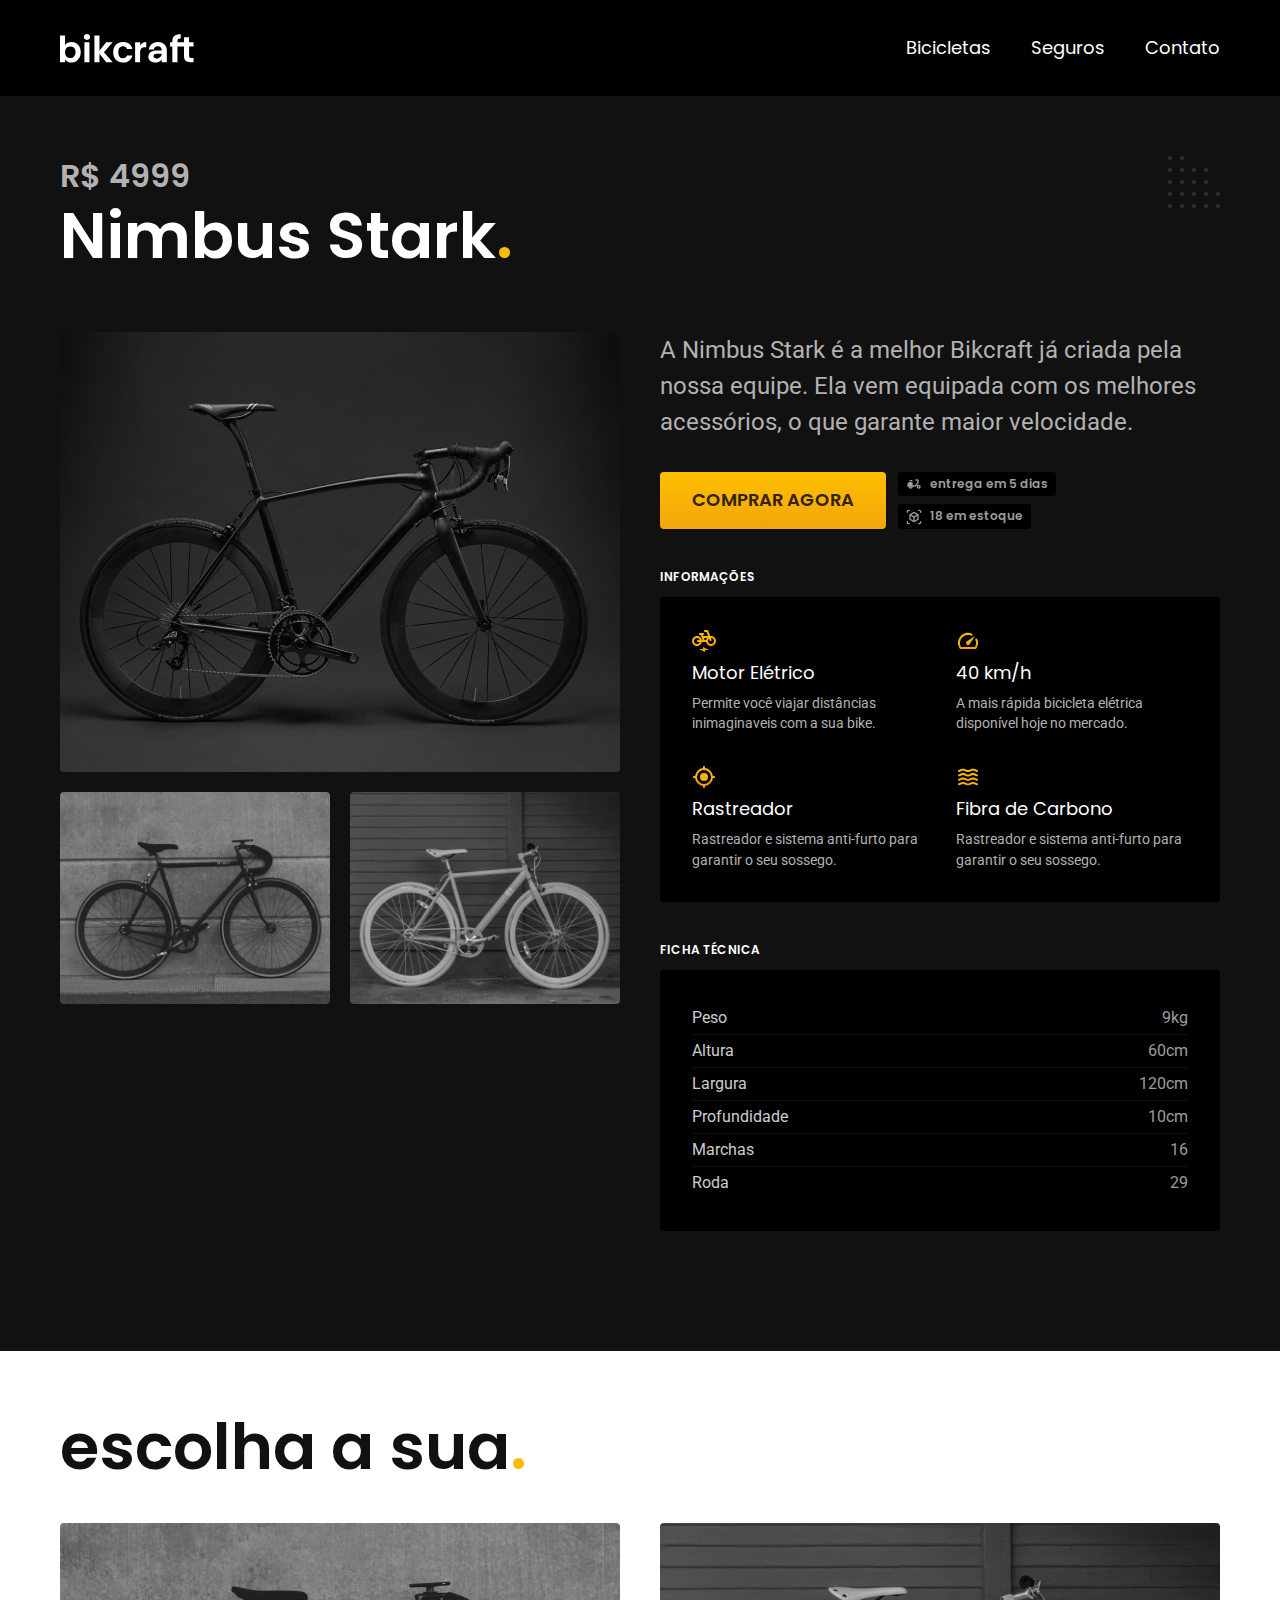
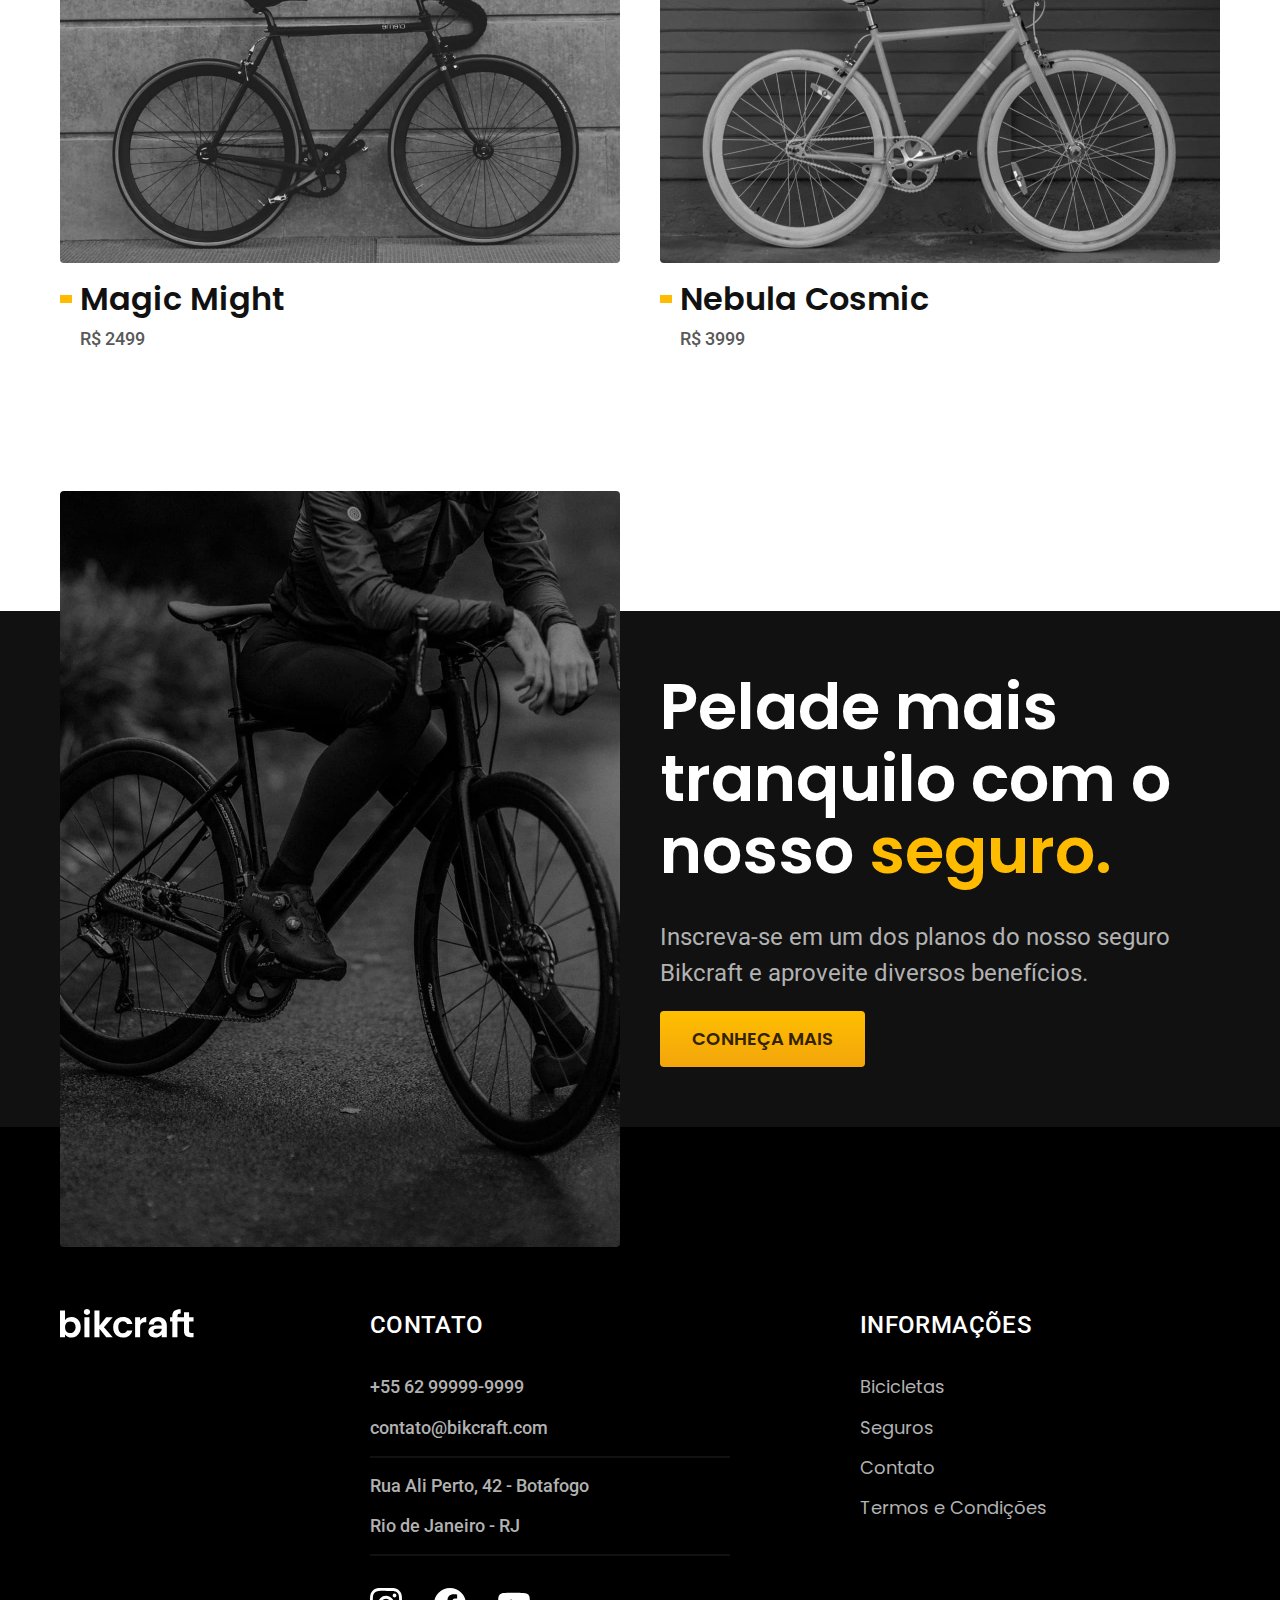
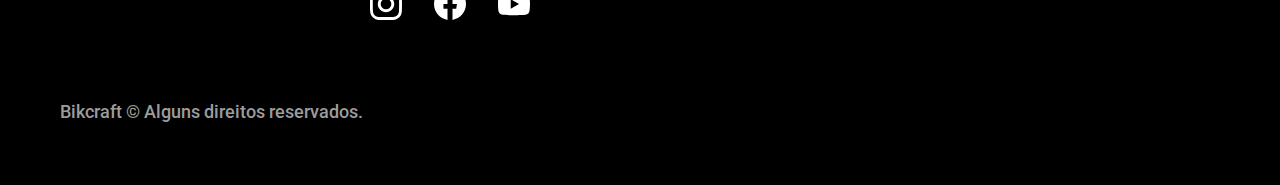
<file: bicicletas/nimbus.html>
<!DOCTYPE html>
<html lang="pt-br">

<head>
  <meta charset="UTF-8">
  <meta name="viewport" content="width=device-width, initial-scale=1.0">

  <title>Nimbus - Bicicletas Elétricas</title>
  <meta name="description" content="Bicicletas elétricas de alta precisão e qualidade,  feitas sob medida para o cliente. Explore o mundo na sua velocidade com a Bikcraft.">

  <link rel="stylesheet" href="../css/style.min.css">

  <link rel="icon" href="../favicon.svg" type="image/svg+xml">
  <link rel="preconnect" href="https://fonts.googleapis.com">
  <link rel="preconnect" href="https://fonts.gstatic.com" crossorigin>
  <link href="https://fonts.googleapis.com/css2?family=Merriweather:ital,wght@1,900&family=Poppins:wght@400;600&family=Roboto:wght@400;500&display=swap" rel="stylesheet">
  <script>document.documentElement.classList.add('js');</script>
</head>

<body id="bicicleta">

  <header class="header-bg">
    <div class="header container">
      <a href="../"><img src="../img/bikcraft.svg" alt="bikcraft"></a>

      <nav aria-label="primaria">
        <ul class="header-menu font-1-m cor-0">
          <li><a href="../bicicletas.html">Bicicletas</a></li>
          <li><a href="../seguros.html">Seguros</a></li>
          <li><a href="../contato.html">Contato</a></li>
        </ul>
      </nav>

    </div>
  </header>

  <main class="titulo-bg">
    <div>
      <div class="titulo container">
        <p class="font-1-xl cor-5">R$ 4999</p>
        <h1 class="font-1-xxl cor-0">Nimbus Stark<span class="cor-p1">.</span></h1>
      </div>
    </div>

    <div class="bicicleta container">
      <div class="bicicleta-imagens">
        <img src="../img/bicicleta/nimbus1.jpg" alt="Bicicleta 1">
        <img src="../img/bicicleta/nimbus2.jpg" alt="Bicicleta 2">
        <img src="../img/bicicleta/nimbus3.jpg" alt="Bicicleta 3">
      </div>
      <div class="bicicleta-conteudo">
        <p class="font-2-l cor-5">A Nimbus Stark é a melhor Bikcraft já criada pela nossa equipe. Ela vem equipada com os melhores acessórios, o que garante maior velocidade.</p>
        <div class="bicicleta-comprar">
          <a class="botao" href="../orcamento.html?tipo=bikcraft&produto=nimbus">Comprar Agora</a>
          <span class="font-1-xs cor-6"><img src="../img/icones/entrega.svg" alt=""> entrega em 5 dias</span>
          <span class="font-1-xs cor-6"><img src="../img/icones/estoque.svg" alt=""> 18 em estoque</span>
        </div>
        <h2 class="font-1-xs cor-0">Informações</h2>
        <ul class="bicicleta-informacoes">
          <li>
            <img src="../img/icones/eletrica.svg" alt="">
            <h3 class="font-1-m cor-0">Motor Elétrico</h3>
            <p class="font-2-xs cor-5">Permite você viajar distâncias inimaginaveis com a sua bike.</p>
          </li>
          <li>
            <img src="../img/icones/velocidade.svg" alt="">
            <h3 class="font-1-m cor-0">40 km/h</h3>
            <p class="font-2-xs cor-5">A mais rápida bicicleta elétrica disponível hoje no mercado.</p>
          </li>
          <li>
            <img src="../img/icones/rastreador.svg" alt="">
            <h3 class="font-1-m cor-0">Rastreador</h3>
            <p class="font-2-xs cor-5">Rastreador e sistema anti-furto para garantir o seu sossego.</p>
          </li>
          <li>
            <img src="../img/icones/carbono.svg" alt="">
            <h3 class="font-1-m cor-0">Fibra de Carbono</h3>
            <p class="font-2-xs cor-5">Rastreador e sistema anti-furto para garantir o seu sossego.</p>
          </li>
        </ul>
        <h2 class="font-1-xs cor-0">Ficha Técnica</h2>
        <ul class="bicicleta-ficha font-2-s cor-4">
          <li>Peso <span>9kg</span></li>
          <li>Altura <span>60cm</span></li>
          <li>Largura <span>120cm</span></li>
          <li>Profundidade <span>10cm</span></li>
          <li>Marchas <span>16</span></li>
          <li>Roda <span>29</span></li>
        </ul>
      </div>
    </div>
  </main>

  <article class="bicicletas-lista container">
    <h2 class="font-1-xxl">escolha a sua<span class="cor-p1">.</span></h2>

    <ul>
      <li>
        <a href="./magic.html">
          <img src="../img/bicicletas/magic.jpg" alt="Bicicleta preta">
          <h3 class="font-1-xl">Magic Might</h3>
          <span class="font-2-m cor-8">R$ 2499</span>
        </a>
      </li>
      <li>
        <a href="./nebula.html">
          <img src="../img/bicicletas/nebula.jpg" alt="Bicicleta preta">
          <h3 class="font-1-xl">Nebula Cosmic</h3>
          <span class="font-2-m cor-8">R$ 3999</span>
        </a>
      </li>
    </ul>
  </article>

  <article class="seguro-bg">
    <div class="seguro container">
      <div class="seguro-imagem">
        <img src="../img/fotos/seguros.jpg" alt="Pessoa parada em cima de uma bicicleta.">
      </div>
      <div class="seguro-conteudo">
        <h2 class="font-1-xxl cor-0">Pelade mais tranquilo com o nosso <span class="cor-p1">seguro.</span></h2>
        <p class="font-2-l cor-5">Inscreva-se em um dos planos do nosso seguro Bikcraft e aproveite diversos benefícios.</p>
        <a class="botao" href="../seguros.html">Conheça Mais</a>
      </div>
    </div>
  </article>

  <footer class="footer-bg">
    <div class="footer container">
      <img src="../img/bikcraft.svg" alt="Bikcraft">
      <div class="footer-contato">
        <h3 class="font-2-l-b cor-0">Contato</h3>
        <ul class="cor-5 font-2-m">
          <li><a href="tel:+5562999999999">+55 62 99999-9999</a></li>
          <li><a href="mailto:contato@bikcraft.com">contato@bikcraft.com</a></li>
          <li><a href="">Rua Ali Perto, 42 - Botafogo</a></li>
          <li><a href="">Rio de Janeiro - RJ</a></li>
        </ul>
        <div class="footer-redes">
          <a href="../">
            <img src="../img/redes/instagram.svg" alt="Instagram">
          </a>
          <a href="../">
            <img src="../img/redes/facebook.svg" alt="Facebook">
          </a>
          <a href="../">
            <img src="../img/redes/youtube.svg" alt="Youtube">
          </a>
        </div>
      </div>
      <div class="footer-informacoes">
        <h3 class="font-2-l-b cor-0">Informações</h3>
        <nav>
          <ul class="font-1-m cor-5">
            <li><a href="../bicicletas.html">Bicicletas</a></li>
            <li><a href="../seguros.html">Seguros</a></li>
            <li><a href="../contato.html">Contato</a></li>
            <li><a href="../termos.html">Termos e Condições</a></li>
          </ul>
        </nav>
      </div>
      <p class="footer-copy font-2-m cor-6">Bikcraft © Alguns direitos reservados.</p>
    </div>
  </footer>
  </article>

  <script src="../js/script.js"></script>
</body>

</html>
</file>
<file: css/style.min.css>
body{margin:0;font-family:Arial,Helvetica,sans-serif;color:#111}blockquote,dd,h1,h2,h3,h4,p,ul{margin:0}ul{padding:0;list-style:none}a{text-decoration:none;color:inherit}img{max-width:100%;height:auto;display:block}img[src$=".jpg"]{border-radius:4px}.container{box-sizing:border-box;max-width:1200px;padding-left:20px;padding-right:20px;margin-left:auto;margin-right:auto}.botao{display:inline-block;background:linear-gradient(#ffbf00,#f2a50c);padding:16px 32px;border-radius:4px;box-shadow:0 1px 2px rgba(0,0,0,.1);text-transform:uppercase;color:var(--cor-p5);font:600 1.125rem/1.35 Poppins,sans-sarif;max-width:max-content;border:none;cursor:pointer}.botao:hover{background:linear-gradient(#ffb60d,#e59317)}.botao.secundario{background:var(--cor-10);color:var(--cor-2)}.botao.secundario::hover{background:var(--cor-9)}.botao.seta{display:flex;align-items:center}.botao.seta::after{content:"";display:inline-block;width:18px;height:10px;margin-left:12px;background:url("../img/icones/seta.svg");transition:transform .2s}.botao.seta:hover::after{transform:translateX(4px)}@media (max-width:600px){.botao{padding:12px 16px;font-size:16px}}.link{display:inline-block;color:var(--cor-p1);font:500 1.5rem/1.5 Poppins,sans-sarif;text-transform:uppercase}.link::after{content:"";display:block;width:100%;height:4px;background-color:currentColor}.link:hover{color:var(--cor-0)}.titulo-bg{padding-top:60px;padding-bottom:60px;background-color:var(--cor-11)}.titulo{background:url("../img/dec/top-right.svg") no-repeat top right 20px}.titulo p{margin-bottom:4px}@media (max-widtth:800px){.titulo-bg{padding-top:40px;padding-bottom:40px}.titulo p{font-size:1rem;text-transform:lowercase;font-weight:400}}:root{--cor-0:#ffffff;--cor-1:#f7f7f7;--cor-2:#ededed;--cor-3:#dedede;--cor-4:#cccccc;--cor-5:#b2b2b2;--cor-6:#9c9c9c;--cor-7:#717171;--cor-8:#595959;--cor-9:#404040;--cor-10:#2e2e2e;--cor-11:#111111;--cor-12:#000000;--cor-p1:#ffbb00;--cor-p2:#e4a30b;--cor-p3:#a66f00;--cor-p4:#664400;--cor-p5:#332200}.cor-0{color:var(--cor-0)}.cor-1{color:var(--cor-1)}.cor-2{color:var(--cor-2)}.cor-3{color:var(--cor-3)}.cor-4{color:var(--cor-4)}.cor-5{color:var(--cor-5)}.cor-6{color:var(--cor-6)}.cor-7{color:var(--cor-7)}.cor-8{color:var(--cor-8)}.cor-9{color:var(--cor-9)}.cor-10{color:var(--cor-10)}.cor-11{color:var(--cor-11)}.cor-12{color:var(--cor-12)}.cor-p1{color:var(--cor-p1)}.cor-p2{color:var(--cor-p2)}.cor-p3{color:var(--cor-p3)}.cor-p4{color:var(--cor-p4)}.cor-p5{color:var(--cor-p5)}.js [data-anime]{opacity:0}.js .anime{opacity:1;transform:none;transition:transform .8s,opacity .8s}.header-bg{background:var(--cor-12)}.header{display:flex;flex-wrap:wrap;gap:20px;justify-content:space-between;align-items:center;padding-top:20px;padding-bottom:20px}.header-menu{display:flex;flex-wrap:wrap;gap:40px}.header-menu a{display:inline-block;padding:16px 0;position:relative}.header-menu a:after{content:"";display:block;height:2px;width:0%;background:var(--cor-0);margin-top:4px;transition:.3s;position:absolute}.header-menu a.ativo::after,.header-menu a:hover::after{width:100%}@media (max-width:800px){.header-menu{gap:20px}.header-menu a{background:var(--cor-11);padding:12px 16px;border-radius:4px}.header-menu a:hover{background-color:var(--cor-10)}.header a:after{display:none}}@media (max-width:600px){.header-menu{gap:12px}.header-menu a{padding:8px 12px;font-size:14px}}.footer-bg{background-color:var(--cor-12)}.footer{display:grid;grid-template-columns:3fr 5fr 4fr;gap:40px;padding-top:60px;padding-bottom:60px}.footer h3{margin-bottom:32px}.footer-contato ul{margin-bottom:32px}.footer-contato li:nth-child(2n):after{content:"";display:block;max-width:360px;height:2px;background:var(--cor-11);margin-top:16px}.footer li{margin-bottom:16px}.footer-redes{display:flex;gap:32px}.footer a:hover{color:var(--cor-0)}.footer-copy{grid-column:1/-1;margin-top:40px}@media (max-width:800px){.footer>img{display:none}.footer{grid-template-columns:1fr 1fr}}@media (max-width:600px){.footer{grid-template-columns:1fr;gap:60px}.footer-copy{margin-top:0}}.font-1-xs{font:600 0.75rem/1.35 Poppins,sans-sarif}.font-2-xs{font:400 0.875rem/1.43 Roboto,sans-sarif}.font-2-s{font:400 1rem/1.5 Roboto,sans-sarif}.font-1-s{font:400 1rem/1.5 Poppins,sans-sarif}.font-2-m{font:500 1.125rem/1.35 Roboto,sans-sarif}.font-1-m-b{font:600 1.125rem/1.35 Poppins,sans-sarif}.font-1-m{font:400 1.125rem/1.35 Poppins,sans-sarif}.font-2-l-b{font:500 1.5rem/1.5 Roboto,sans-sarif;letter-spacing:.015em;text-transform:uppercase}.font-2-l{font:400 1.5rem/1.5 Roboto,sans-sarif}.font-1-l{font:400 1.5rem/1.5 Poppins,sans-sarif}.font-1-xl{font:600 2rem/1.25 Poppins,sans-sarif}.font-1-xxl{font:600 4rem/1.125 Poppins,sans-serif}@media (max-width:1200px){.font-1-xxl{font-size:3rem}.font-2-l,.font-2-l-b{font-size:1.125rem}}@media (max-width:800px){.font-1-xxl{font-size:2rem}.font-1-xl,.font-2-xl{font-size:1.5rem}}.form{display:grid;grid-template-columns:1fr 1fr;gap:20px}.form label{display:block;font:400 1rem/1.5 Poppins,sans-serif;margin-bottom:4px}.form .col-2{grid-column:span 2}.form input[type=email],.form input[type=text],.form textarea{font:400 1rem/1.5 Roboto,sans-serif;background:var(--cor-1);border:1px solid var(--cor-2);padding:12px;border-radius:4px;width:100%;box-sizing:border-box}.form input[type=email]:focus,.form input[type=text]:focus,.form textarea:focus{outline:0;border-color:var(--cor-p1);background:var(--cor-0);box-shadow:0 0 0 2px #fea}@media (max-width:600px){.form{grid-template-columns:1fr}.form .col-2{grid-column:1}}.introducao-bg{background:var(--cor-12) url("../img/dec/bottom-left.svg") no-repeat bottom 160px left 20px;box-shadow:inset 0 -120px var(--cor-0)}.introducao{display:grid;grid-template-columns:1fr 1fr;gap:0 40px}.introducao-conteudo{align-self:end;padding-bottom:200px}.introducao img{width:100%;height:100%;object-fit:cover;border-radius:4px}.introducao h1{margin-bottom:32px}.introducao p{margin-bottom:20px}@media (max-width:800px){.introducao-bg{background:var(--cor-11);padding-top:40px;box-shadow:inset 0 -60px #fff}.introducao{grid-template-columns:1fr;gap:32px}.introducao-conteudo{padding-bottom:0}.introducao h1{margin-bottom:16px}.introducao img{height:300px;width:100%}}.tecnologia-bg{background-color:var(--cor-11);box-shadow:inset 0 80px var(--cor-0),inset 0 -80px var(--cor-0)}.tecnologia{display:grid;grid-template-columns:1fr 1fr;gap:40px}.tecnologia-imagem img{width:100%;height:100%;object-fit:cover;object-position:left}.tecnologia-conteudo{padding-top:160px;padding-bottom:160px}.tecnologia-conteudo>span{display:block;margin-bottom:20px}.tecnologia-conteudo>h2{margin-bottom:32px}.tecnologia-conteudo>p{margin-bottom:32px}.tecnologia-conteudo a{margin-bottom:80px}.tecnologia-vantagens{display:flex;gap:40px}.tecnologia-vantagens h3{margin-bottom:8px;width:max-content}.tecnologia-vantagens img{width:24px;margin-bottom:8px}@media (max-width:800px){.tecnologia-bg{box-shadow:initial}.tecnologia{grid-template-columns:1fr}.tecnologia-conteudo{padding-top:60px;padding-bottom:60px}.tecnologia-imagem{display:none}.tecnologia a{margin-bottom:60px}}@media (max-width:600px){.tecnologia-vantagens{flex-direction:column}}.parceiros{padding-top:60px;padding-bottom:120px}.parceiros h2{margin-bottom:60px}.parceiros ul{padding:0 20px;max-width:1400px;display:grid;grid-template-columns:repeat(4,1fr);margin:0 auto}.parceiros li{display:flex;padding:32px;border-left:2px solid var(--cor-2)}.parceiros img{margin:auto}.parceiros li:first-child,.parceiros li:nth-child(5){border-left:none}.parceiros li:nth-child(n+5){border-top:2px solid var(--cor-2)}@media (max-width:800px){.parceiros{padding-bottom:60px}.parceiros li{padding:20px}.parceiros h2{margin-bottom:20px}.parceiros ul{grid-template-columns:repeat(2,1fr)}.parceiros li:nth-child(n+3){border-top:2px solid var(--cor-2)}.parceiros li:nth-child(odd){border-left:none}}.depoimento{display:grid;grid-template-columns:1fr 1fr;background-color:var(--cor-p1);overflow:hidden}.depoimento img{width:100%;height:100%;object-fit:cover;border-radius:0}.depoimento-conteudo{padding:40px 40px 80px 80px;align-self:end;background:url("../img/dec/bottom-right-p.svg") no-repeat bottom 40px right 40px}.depoimento-conteudo p{max-width:32ch;font-family:Merriweather,serif;font-style:italic;font-weight:900;margin-bottom:32px;position:relative}.depoimento p::after,.depoimento p::before{font-size:5rem;color:var(--cor-p2);position:absolute}.depoimento p::before{content:"“";left:-50px;top:-20px}.depoimento p::after{content:"”"}@media (min-width:1200px){.depoimento img{max-height:520px}}@media (max-width:800px){.depoimento{grid-template-columns:1fr;text-align:center}.depoimento img{max-height:200px}.depoimento-conteudo{padding:40px 20px;margin:auto}}.bicicletas-lista{padding-top:60px;padding-bottom:120px}.bicicletas-lista h2{margin-bottom:40px}.bicicletas-lista ul{display:flex;gap:40px;padding:0 20px 20px 20px;max-width:1400px;margin-left:auto;margin-right:auto;overflow-x:auto}#bicicleta .bicicletas-lista ul{padding:0 0 20px 0}.bicicletas-lista li{flex:1;min-width:280px}.bicicletas-lista a{display:block}.bicicletas-lista img{margin-bottom:16px}.bicicletas-lista h3{margin-bottom:8px;display:flex;align-items:center}.bicicletas-lista h3::before{content:"";display:inline-block;height:8px;width:12px;margin-right:8px;background-color:var(--cor-p1);transition:width .2s}.bicicletas-lista a:hover h3::before{width:24px}.bicicletas-lista li span{margin-left:20px}.bicicletas-bg{background:linear-gradient(to right,var(--cor-0) 30%,var(--cor-11) 30%)}.bicicletas{display:grid;grid-template-columns:1fr 1fr;gap:40px;padding-top:60px;padding-bottom:60px;background:url("../img/dec/top-right.svg") no-repeat top 40px right 20px}.bicicletas-imagem{position:relative}.bicicletas-imagem span{background:var(--cor-12);display:inline-block;padding:8px 16px 8px 8px;position:absolute;top:20px;right:0;border-radius:4px 0 0 4px}.bicicletas-conteudo{display:grid;grid-template-columns:1fr auto;align-content:start}.bicicletas h2,.bicicletas p{grid-column:1/-1}.bicicletas h2{margin-bottom:20px}.bicicletas h2::before{content:"";display:block;width:12px;height:8px;background-color:var(--cor-p1);margin-bottom:8px}.bicicletas p{margin-bottom:32px}.bicicletas a{place-self:end}.bicicletas li{display:flex;align-items:center}.bicicletas ul{display:grid;gap:16px}.bicicletas-conteudo img{width:24px;margin-right:8px}@media (max-width:800px){.bicicletas-bg{background:var(--cor-11)}.bicicletas{grid-template-columns:1fr;gap:20px;padding-top:40px;padding-bottom:40px}}@media (max-width:600px){.bicicletas-conteudo{grid-template-columns:1fr}.bicicletas ul{font-size:1rem;grid-template-columns:1fr 1fr;margin-bottom:32px}.bicicletas a{place-self:start}}.bicicleta{display:grid;grid-template-columns:1fr 1fr;align-items:start;gap:40px;padding-top:60px;padding-bottom:60px}#bicicleta .titulo p{text-transform:uppercase}.bicicleta-imagens{display:flex;flex-wrap:wrap;gap:20px}.bicicleta-imagens img{flex:1;min-width:200px}.bicicleta-imagens img:first-child{min-width:100%}.bicicleta-conteudo>p{margin-bottom:32px}.bicicleta-comprar{display:grid;grid-template-columns:max-content auto;align-items:center;justify-items:start;gap:8px 12px;margin-bottom:40px}.bicicleta-comprar a{grid-row:span 2}.bicicleta-comprar span{display:flex;align-items:center;background-color:var(--cor-12);gap:8px;padding:4px 8px;border-radius:4px}.bicicleta-conteudo h2{text-transform:uppercase;letter-spacing:.015em;margin-bottom:12px}.bicicleta-ficha,.bicicleta-informacoes{padding:32px;background-color:var(--cor-12);border-radius:4px}.bicicleta-informacoes{margin-bottom:40px;display:grid;grid-template-columns:1fr 1fr;gap:32px}.bicicleta-informacoes img{width:24px;margin-bottom:8px}.bicicleta-informacoes h3{margin-bottom:8px}.bicicleta-ficha li{padding:4px 0;display:flex;justify-content:space-between;border-bottom:1px solid var(--cor-11)}.bicicleta-ficha li:last-child{border-bottom:none}.bicicleta-ficha span{color:var(--cor-6)}@media (max-width:800px){.bicicleta{grid-template-columns:1fr;padding-top:40px;padding-bottom:40px}.bicicleta-imagens{grid-row:2}}@media (max-width:400px){.bicicleta-informacoes{grid-template-columns:1fr}.bicicleta-comprar{grid-template-columns:1fr}}.seguro-bg{background-color:var(--cor-11);box-shadow:inset 0 120px var(--cor-0),inset 0 -120px var(--cor-12)}.seguro{display:grid;grid-template-columns:1fr 1fr;gap:40px}.seguro-imagem img{width:100%;height:100%;object-fit:cover}.seguro-conteudo{padding-top:180px;padding-bottom:180px}.seguro h2{margin-bottom:32px}.seguro p{margin-bottom:20px}@media (max-width:800px){.seguro-bg{box-shadow:inset 0 -60px var(--cor-12)}.seguro{grid-template-columns:1fr}.seguro-conteudo{grid-row:1;padding-top:40px;padding-bottom:0}}.seguros-bg{background:var(--cor-11)}.seguros{padding-top:60px;padding-bottom:60px;display:grid;grid-template-columns:1fr 1fr;gap:40px;align-items:center}#seguros .seguros{padding-top:0}.seguros h2{grid-column:1/-1}.seguros-item{background-color:var(--cor-12);padding:32px 32px 32px 60px;display:grid;grid-template-columns:1fr auto;border-radius:4px}.seguros-item h3{margin-bottom:40px}.seguros-item span{grid-column:2;display:block;text-align:right}.seguros-item ul{grid-column:1/-1;margin-bottom:32px}.seguros-item li{display:flex;align-items:center;position:relative}.seguros-item li+li{margin-top:20px}.seguros-item li::before{content:"";display:inline-block;width:13px;height:9px;background-image:url("../img/icones/lista.svg");position:absolute;left:-21px}.seguros-item a{grid-column:1/-1}@media (max-width:800px){.seguros{grid-template-columns:1fr}}.vantagens-bg{background-color:var(--cor-12)}.vantagens{padding-top:120px;padding-bottom:120px}.vantagens h2{margin-bottom:60px}.vantagens ul{display:grid;grid-template-columns:repeat(auto-fit,minmax(280px,max-content));gap:40px 80px}.vantagens img,.vantangens h3{margin-bottom:8px}@media (max-width:800px){.vantagens{padding-top:60px;padding-bottom:60px}.vantagens h2{margin-bottom:40px}.vantagens ul{gap:20px}}.perguntas{padding-top:120px;padding-bottom:120px}.perguntas h2{margin-bottom:60px}.perguntas dl>div{padding:20px;border-radius:4px}.perguntas dl>div:nth-child(odd){background-color:var(--cor-1)}.perguntas button{display:grid;grid-template-columns:auto 1fr auto;align-items:center;gap:8px;cursor:pointer;border:none;background:0 0;width:100%;text-align:left}.perguntas button::before{content:"";display:inline-block;width:12px;height:8px;background-color:var(--cor-p1)}.perguntas button::after{content:"";display:inline-block;width:14px;height:6px;background:url("../img/icones/seta-abrir.svg");transition:.3s}.perguntas button:hover::after,.perguntas button[aria-expanded=true]::after{transform:rotate(180deg)}.perguntas dd{display:none}.perguntas dd.ativa{display:block}.perguntas dd{padding-left:20px;padding-top:16px;max-width:80ch}@media (max-width:800px){.perguntas{padding-top:60px;padding-bottom:60px}.perguntas h3{margin-bottom:40px}}#contato{background:linear-gradient(var(--cor-11) 600px,var(--cor-1) 0)}.contato{display:grid;grid-template-columns:5fr 7fr}.contato-dados,.contato-formulario{padding:60px;box-shadow:0 1px 2px rgba(0,0,0,.1)}.contato-dados{border-radius:5px 0 0 5px;background:var(--cor-12) url("../img/dec/bottom-left.svg") no-repeat bottom 20px left 20px}.contato-formulario{border-radius:0 5px 5px 0;background:var(--cor-0) url("../img/dec/bottom-right.svg") no-repeat bottom 20px right 20px}.contato-dados h2{margin-bottom:60px}.contato-endereco{margin-bottom:32px;padding-left:28px;background:url("../img/icones/local.svg") no-repeat 0 2px}.contato-endereco p{margin-bottom:8px}.contato-meios a{display:block;max-width:max-content;margin-bottom:8px;padding-left:28px}.contato-meios a:hover{color:var(--cor-0)}.contato-meios a:first-child{background:url("../img/icones/email.svg") no-repeat 0 2px}.contato-meios a:nth-child(2){margin-bottom:32px}.contato-meios a:nth-child(3){background:url("../img/icones/telefone.svg") no-repeat 0 2px;margin-bottom:60px}.contato-redes{display:flex;gap:32px;padding-left:28px}@media (max-width:800px){.contato{grid-template-columns:1fr}.contato-dados,.contato-formulario{padding:20px}.contato-dados{border-radius:5px 5px 0 0;background:var(--cor-12)}.contato-formulario{border-radius:0 0 5px 5px}.contato-dados h2,.contato-meios a:nth-child(3){margin-bottom:32px}.contato-redes{margin-bottom:12px}}.lojas{display:grid;grid-template-columns:1fr 1fr;gap:0 40px;padding-top:120px;padding-bottom:120px}.lojas h2{grid-column:1/-1;margin-bottom:60px}.lojas img{border-radius:4px 4px 0 0}.lojas-item{border-radius:4px;background:var(--cor-0);box-shadow:0 1px 2px rgba(0,0,0,.1)}.lojas-conteudo{display:grid;grid-template-columns:1fr 1fr;gap:32px 16px;padding:32px}.lojas-conteudo h3,.lojas-tempo{grid-column:1/-1}.lojas-dados{display:grid;gap:8px;border-left:2px solid var(--cor-2);padding-left:12px}.lojas-tempo{display:flex;align-items:center;gap:8px}.lojas-conteudo h3{display:grid;align-items:center;position:relative}.lojas-conteudo h3::before{content:"";display:block;width:12px;height:8px;background-color:var(--cor-p1);position:absolute;left:-20px}@media (max-width:800px){.lojas{gap:20px;padding-top:60px;padding-bottom:60px}.lojas h2{margin-bottom:32px}.lojas-conteudo{grid-template-columns:1fr}}@media (max-width:600px){.lojas{grid-template-columns:1fr}}.termos{padding-top:80px;padding-bottom:80px}.termos h2{font-weight:600;margin-bottom:20px}.termos p+h2{margin-top:40px}.termos p{max-width:75ch;margin-bottom:24px}#orcamento{background:linear-gradient(var(--cor-11) 600px,var(--cor-1) 0)}.orcamento{display:grid;grid-template-columns:5fr 7fr;padding-bottom:120px}.orcamento h2{text-transform:uppercase;position:relative;display:flex;align-items:center}.orcamento h2::before{content:"";display:inline-block;width:4px;height:8px;background-color:var(--cor-p1);position:absolute;left:-12px}.orcamento-dados,.orcamento-produto{padding:60px;box-shadow:0 1px 2px rgba(0,0,0,.1)}.orcamento-produto{border-radius:5px 0 0 5px;background:var(--cor-12) url("../img/dec/bottom-left.svg") no-repeat bottom 20px left 20px;display:grid;grid-template-columns:1fr 1fr;gap:20px;align-content:start}.orcamento-produto>*{grid-column:1/-1}.orcamento-produto>label{grid-column:initial}.orcamento-produto label{font:400 1rem/1.5 Poppins,sans-serif;color:var(--cor-4);background-color:var(--cor-10);padding:12px 16px;border-radius:4px;cursor:pointer;display:grid;grid-template-columns:auto 1fr auto;align-items:center;border:1px solid var(--cor-10)}.orcamento-produto input:checked+label{background:var(--cor-0);color:var(--cor-11)}.orcamento-produto label::before{content:"";display:inline-block;box-sizing:border-box;width:12px;height:12px;border:1px solid var(--cor-6);border-radius:50%;margin-right:8px}.orcamento-produto input:checked+label::before{border-color:var(--cor-7);box-shadow:inset 0 0 0 3px var(--cor-0),inset 0 0 0 6px var(--cor-7)}.orcamento-produto label:hover{background-color:var(--cor-9);border-color:var(--cor-9)}.orcamento-produto input:focus+label{box-shadow:0 0 0 2px var(--cor-p1);border:1px solid var(--cor-12)}.orcamento-produto label span{display:none}.orcamento-produto input:checked+label span{display:inline-block}.orcamento-produto input{opacity:0;position:absolute;pointer-events:none}.orcamento-dados{border-radius:0 5px 5px 0;background:var(--cor-0) url("../img/dec/bottom-right.svg") no-repeat bottom 20px right 20px}.orcamento-conteudo{display:none}.orcamento-conteudo h2,.orcamento-dados h2:nth-of-type(n+2){margin-top:20px}#bikcraft:checked~#orcamento-bikcraft,#seguro:checked~#orcamento-seguro{display:grid;gap:20px}.orcamento-detalhes{display:none;background:var(--cor-0);padding:20px;grid-template-columns:1fr 1fr;border-radius:4px;align-items:center}.orcamento-detalhes li{display:flex;align-items:center;margin-bottom:8px}.orcamento-detalhes li img{width:16px;margin-right:8px}.orcamento input:checked+label+.orcamento-detalhes{display:grid}@media (max-width:1200px){.orcamento-dados,.orcamento-produto{padding:32px}}@media (max-width:800px){.orcamento{grid-template-columns:1fr}.orcamento-produto{border-radius:5px 5px 0 0;background:var(--cor-12)}.orcamento-dados{border-radius:0 0 5px 5px}}@media (max-width:400px){.orcamento-produto{grid-template-columns:1fr}}
</file>
